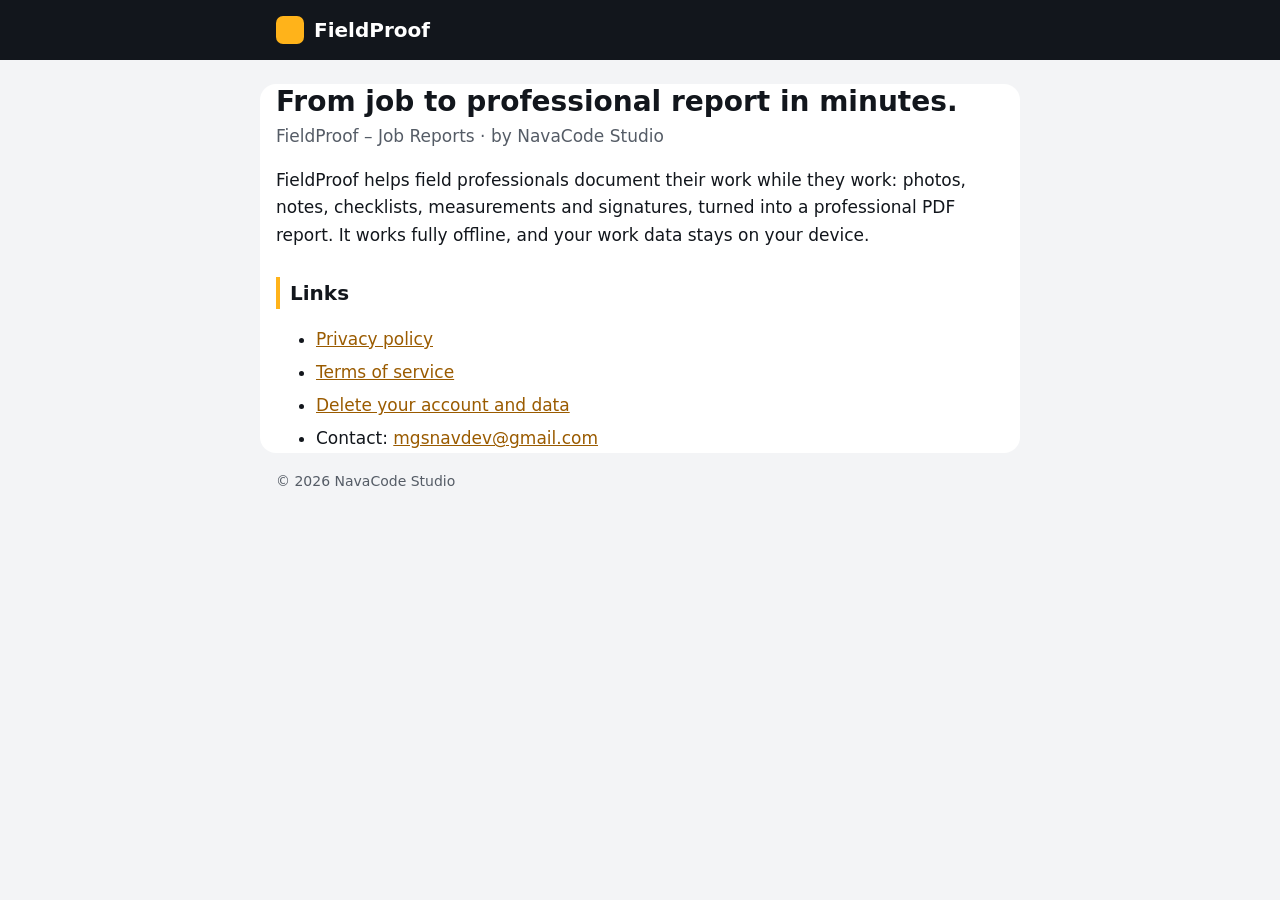
<file: index.html>
<!doctype html>
<html lang="en">
<head>
<meta charset="utf-8">
<meta name="viewport" content="width=device-width, initial-scale=1">
<title>FieldProof – Job Reports</title>
<meta name="description" content="FieldProof helps field professionals document their work and create professional PDF reports, even offline.">
<link rel="stylesheet" href="style.css">
</head>
<body>
<header class="top">
  <div class="wrap">
    <a class="brand" href="./"><span class="mark" aria-hidden="true"></span>FieldProof</a>
  </div>
</header>
<main class="wrap">
<h1>From job to professional report in minutes.</h1>
<p class="meta">FieldProof – Job Reports · by NavaCode Studio</p>
<p>FieldProof helps field professionals document their work while they work: photos, notes, checklists, measurements and signatures, turned into a professional PDF report. It works fully offline, and your work data stays on your device.</p>
<h2>Links</h2>
<ul>
  <li><a href="privacy.html">Privacy policy</a></li>
  <li><a href="terms.html">Terms of service</a></li>
  <li><a href="delete-account.html">Delete your account and data</a></li>
  <li>Contact: <a href="mailto:mgsnavdev@gmail.com">mgsnavdev@gmail.com</a></li>
</ul>
</main>
<footer class="wrap foot">© 2026 NavaCode Studio</footer>
</body>
</html>
</file>
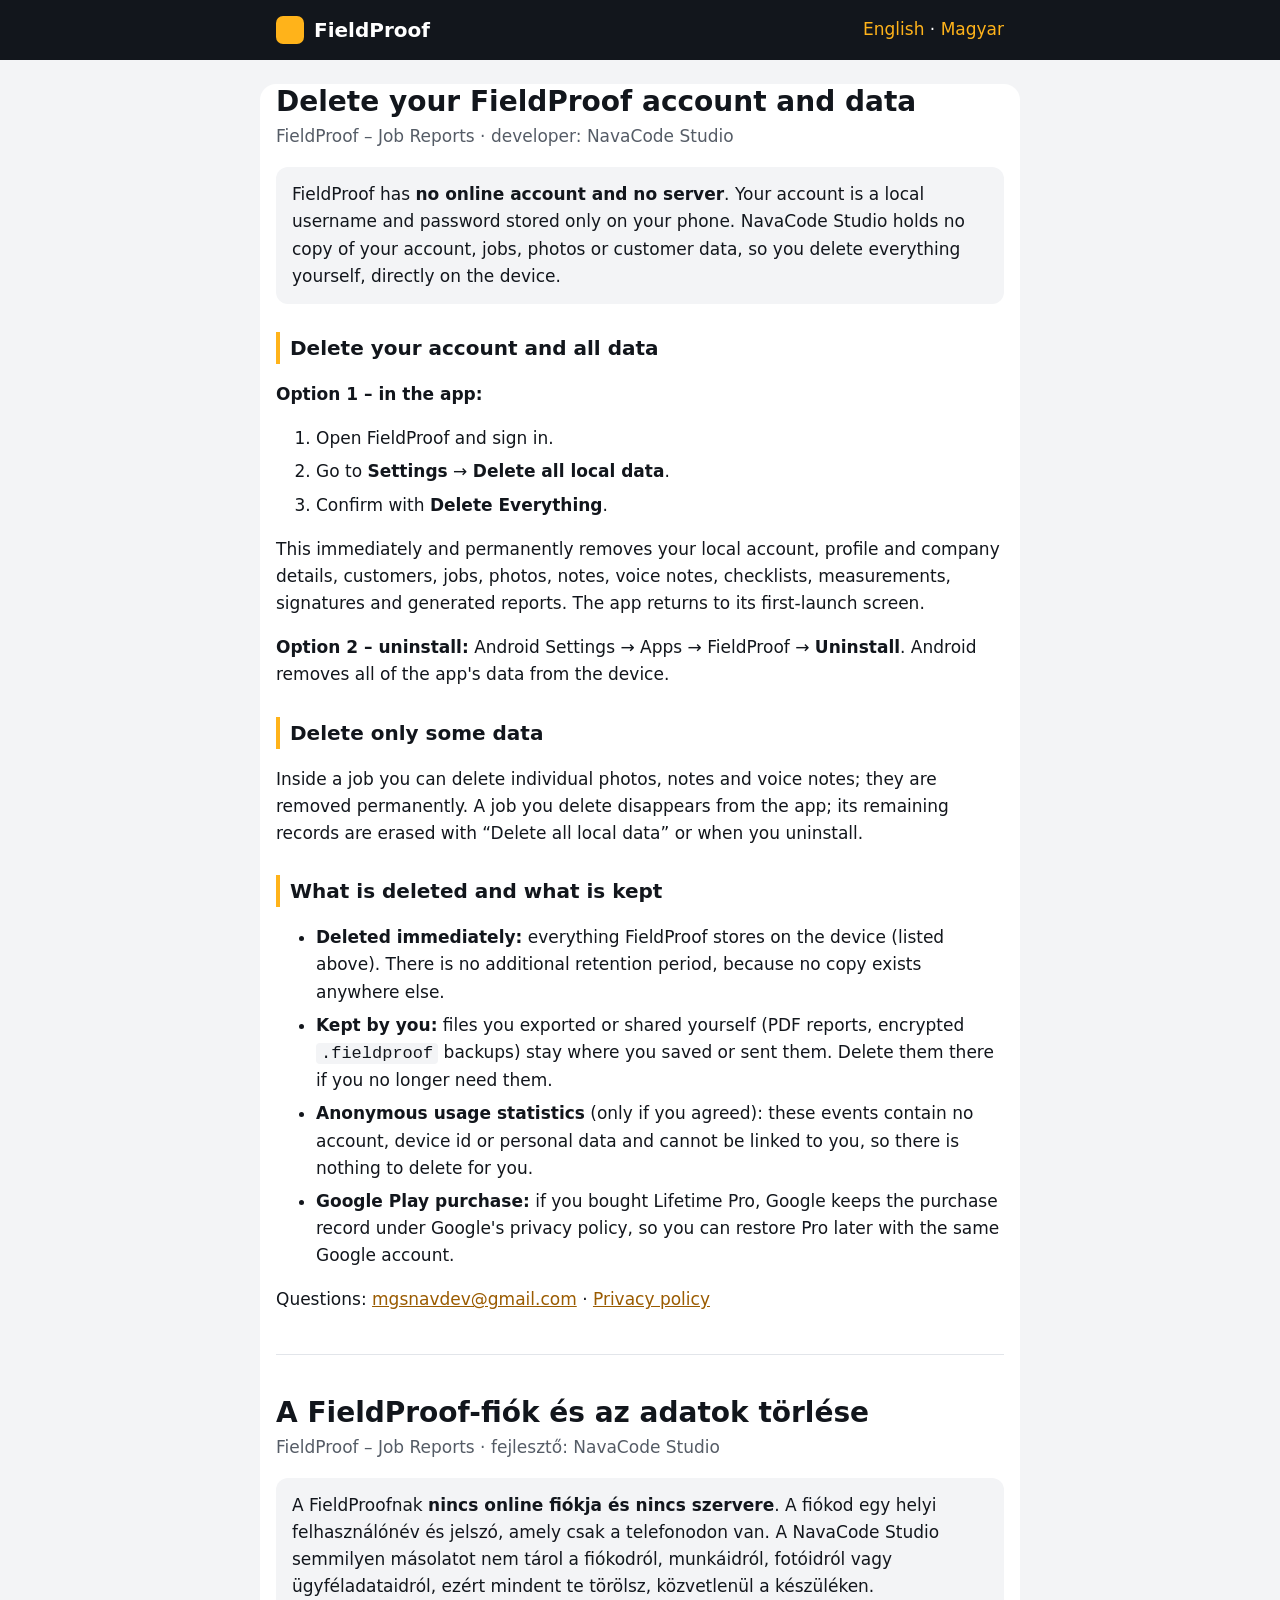
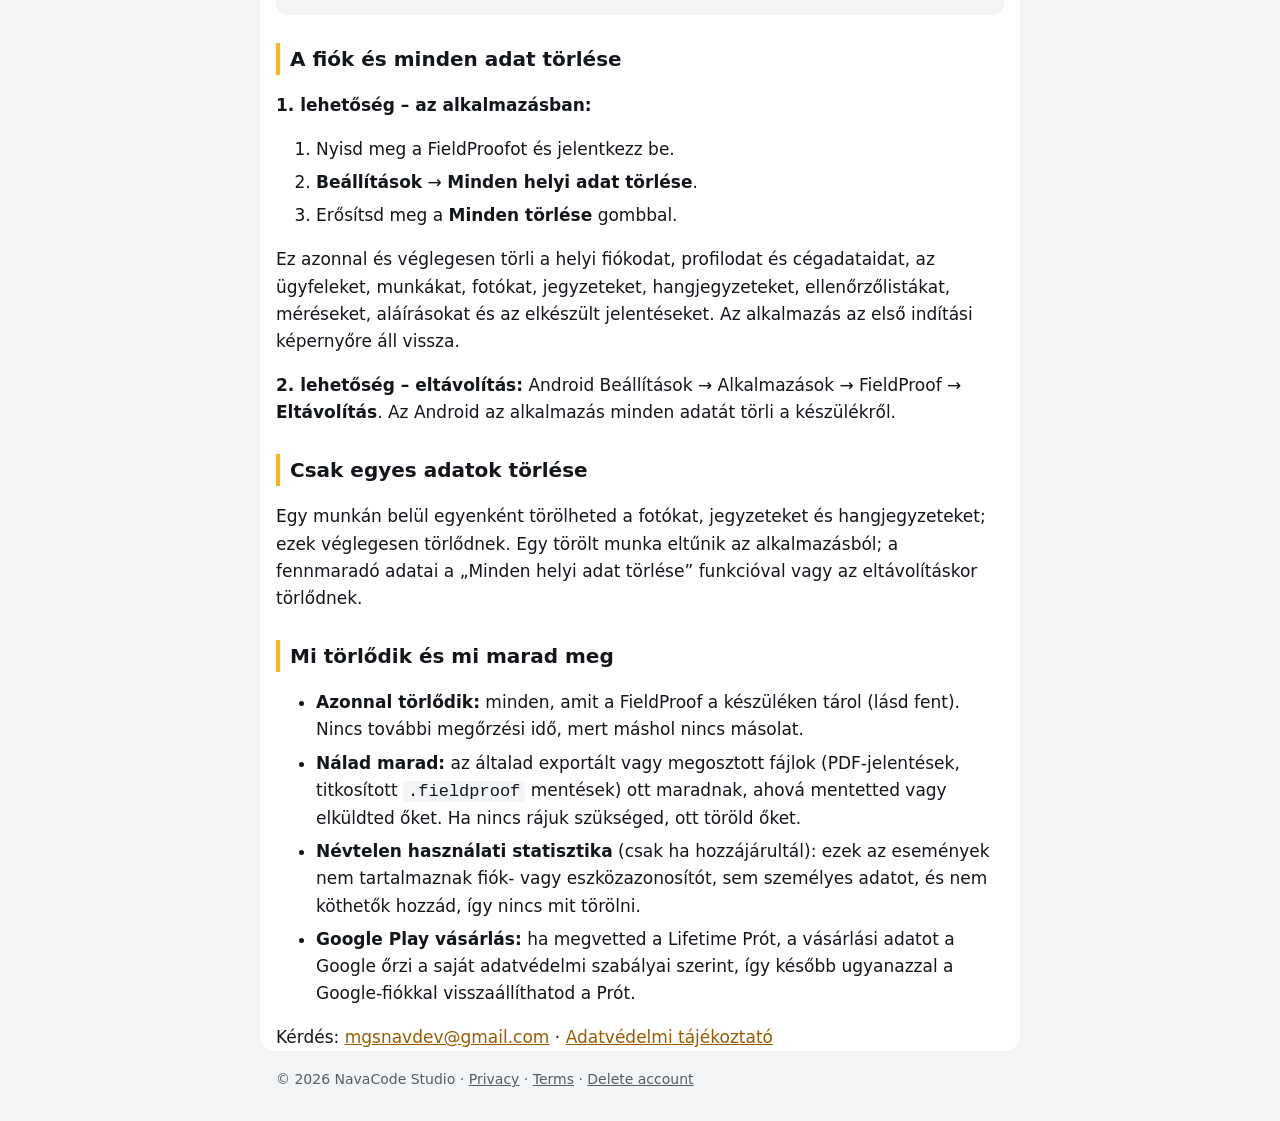
<file: delete-account.html>
<!doctype html>
<html lang="en">
<head>
<meta charset="utf-8">
<meta name="viewport" content="width=device-width, initial-scale=1">
<title>FieldProof – Delete Account and Data</title>
<meta name="description" content="How to delete your FieldProof account and data.">
<link rel="stylesheet" href="style.css">
</head>
<body>
<header class="top">
  <div class="wrap">
    <a class="brand" href="./"><span class="mark" aria-hidden="true"></span>FieldProof</a>
    <nav><a href="#en">English</a> · <a href="#hu">Magyar</a></nav>
  </div>
</header>
<main class="wrap">

<section id="en" lang="en">
<h1>Delete your FieldProof account and data</h1>
<p class="meta">FieldProof – Job Reports · developer: NavaCode Studio</p>

<div class="box">
  FieldProof has <strong>no online account and no server</strong>. Your account is a local username and password
  stored only on your phone. NavaCode Studio holds no copy of your account, jobs, photos or customer data,
  so you delete everything yourself, directly on the device.
</div>

<h2>Delete your account and all data</h2>
<p><strong>Option 1 – in the app:</strong></p>
<ol>
  <li>Open FieldProof and sign in.</li>
  <li>Go to <strong>Settings</strong> → <strong>Delete all local data</strong>.</li>
  <li>Confirm with <strong>Delete Everything</strong>.</li>
</ol>
<p>This immediately and permanently removes your local account, profile and company details, customers, jobs,
photos, notes, voice notes, checklists, measurements, signatures and generated reports. The app returns to its first-launch screen.</p>

<p><strong>Option 2 – uninstall:</strong> Android Settings → Apps → FieldProof → <strong>Uninstall</strong>.
Android removes all of the app's data from the device.</p>

<h2>Delete only some data</h2>
<p>Inside a job you can delete individual photos, notes and voice notes; they are removed permanently.
A job you delete disappears from the app; its remaining records are erased with “Delete all local data” or when you uninstall.</p>

<h2>What is deleted and what is kept</h2>
<ul>
  <li><strong>Deleted immediately:</strong> everything FieldProof stores on the device (listed above). There is no additional retention period, because no copy exists anywhere else.</li>
  <li><strong>Kept by you:</strong> files you exported or shared yourself (PDF reports, encrypted <code>.fieldproof</code> backups) stay where you saved or sent them. Delete them there if you no longer need them.</li>
  <li><strong>Anonymous usage statistics</strong> (only if you agreed): these events contain no account, device id or personal data and cannot be linked to you, so there is nothing to delete for you.</li>
  <li><strong>Google Play purchase:</strong> if you bought Lifetime Pro, Google keeps the purchase record under Google's privacy policy, so you can restore Pro later with the same Google account.</li>
</ul>

<p>Questions: <a href="mailto:mgsnavdev@gmail.com">mgsnavdev@gmail.com</a> · <a href="privacy.html">Privacy policy</a></p>
</section>

<hr>

<section id="hu" lang="hu">
<h1>A FieldProof-fiók és az adatok törlése</h1>
<p class="meta">FieldProof – Job Reports · fejlesztő: NavaCode Studio</p>

<div class="box">
  A FieldProofnak <strong>nincs online fiókja és nincs szervere</strong>. A fiókod egy helyi felhasználónév és jelszó,
  amely csak a telefonodon van. A NavaCode Studio semmilyen másolatot nem tárol a fiókodról, munkáidról, fotóidról
  vagy ügyféladataidról, ezért mindent te törölsz, közvetlenül a készüléken.
</div>

<h2>A fiók és minden adat törlése</h2>
<p><strong>1. lehetőség – az alkalmazásban:</strong></p>
<ol>
  <li>Nyisd meg a FieldProofot és jelentkezz be.</li>
  <li><strong>Beállítások</strong> → <strong>Minden helyi adat törlése</strong>.</li>
  <li>Erősítsd meg a <strong>Minden törlése</strong> gombbal.</li>
</ol>
<p>Ez azonnal és véglegesen törli a helyi fiókodat, profilodat és cégadataidat, az ügyfeleket, munkákat, fotókat,
jegyzeteket, hangjegyzeteket, ellenőrzőlistákat, méréseket, aláírásokat és az elkészült jelentéseket. Az alkalmazás az első indítási képernyőre áll vissza.</p>

<p><strong>2. lehetőség – eltávolítás:</strong> Android Beállítások → Alkalmazások → FieldProof → <strong>Eltávolítás</strong>.
Az Android az alkalmazás minden adatát törli a készülékről.</p>

<h2>Csak egyes adatok törlése</h2>
<p>Egy munkán belül egyenként törölheted a fotókat, jegyzeteket és hangjegyzeteket; ezek véglegesen törlődnek.
Egy törölt munka eltűnik az alkalmazásból; a fennmaradó adatai a „Minden helyi adat törlése” funkcióval vagy az eltávolításkor törlődnek.</p>

<h2>Mi törlődik és mi marad meg</h2>
<ul>
  <li><strong>Azonnal törlődik:</strong> minden, amit a FieldProof a készüléken tárol (lásd fent). Nincs további megőrzési idő, mert máshol nincs másolat.</li>
  <li><strong>Nálad marad:</strong> az általad exportált vagy megosztott fájlok (PDF-jelentések, titkosított <code>.fieldproof</code> mentések) ott maradnak, ahová mentetted vagy elküldted őket. Ha nincs rájuk szükséged, ott töröld őket.</li>
  <li><strong>Névtelen használati statisztika</strong> (csak ha hozzájárultál): ezek az események nem tartalmaznak fiók- vagy eszközazonosítót, sem személyes adatot, és nem köthetők hozzád, így nincs mit törölni.</li>
  <li><strong>Google Play vásárlás:</strong> ha megvetted a Lifetime Prót, a vásárlási adatot a Google őrzi a saját adatvédelmi szabályai szerint, így később ugyanazzal a Google-fiókkal visszaállíthatod a Prót.</li>
</ul>

<p>Kérdés: <a href="mailto:mgsnavdev@gmail.com">mgsnavdev@gmail.com</a> · <a href="privacy.html#hu">Adatvédelmi tájékoztató</a></p>
</section>

</main>
<footer class="wrap foot">© 2026 NavaCode Studio · <a href="privacy.html">Privacy</a> · <a href="terms.html">Terms</a> · <a href="delete-account.html">Delete account</a></footer>
</body>
</html>
</file>
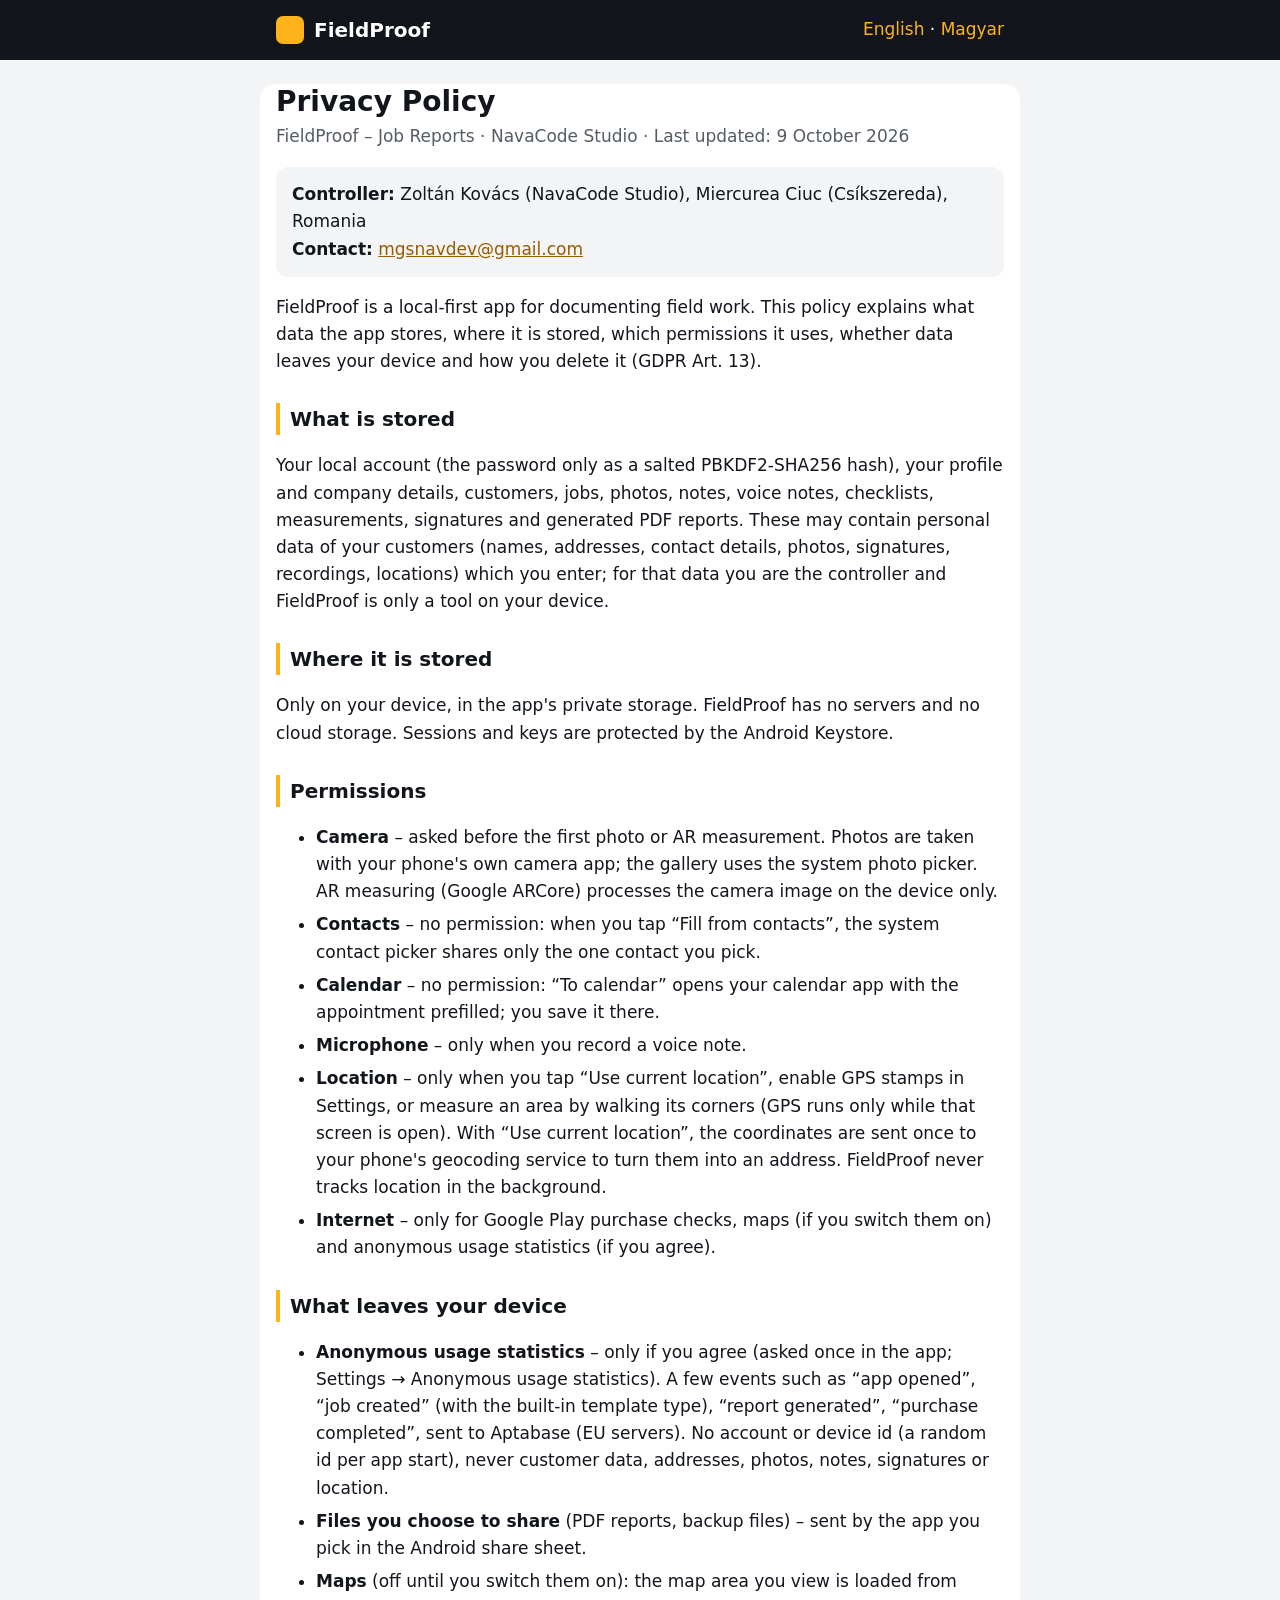
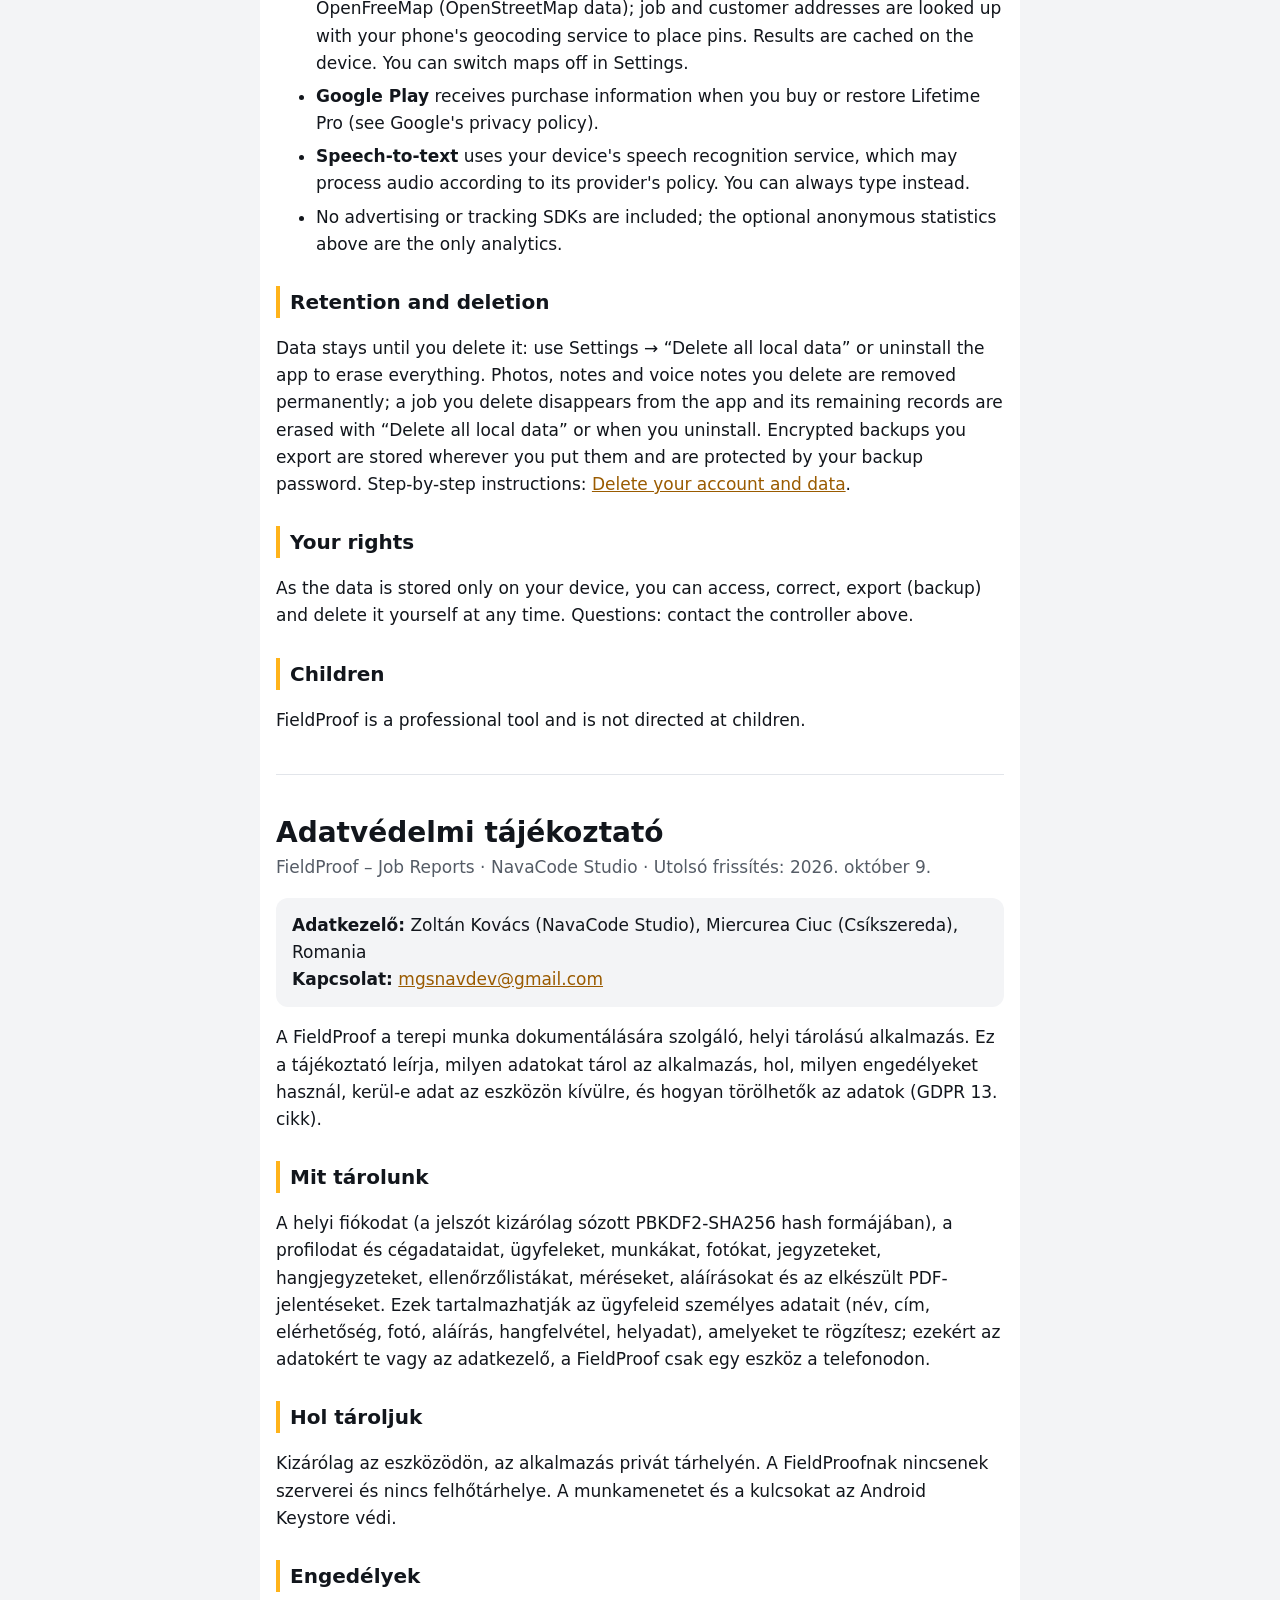
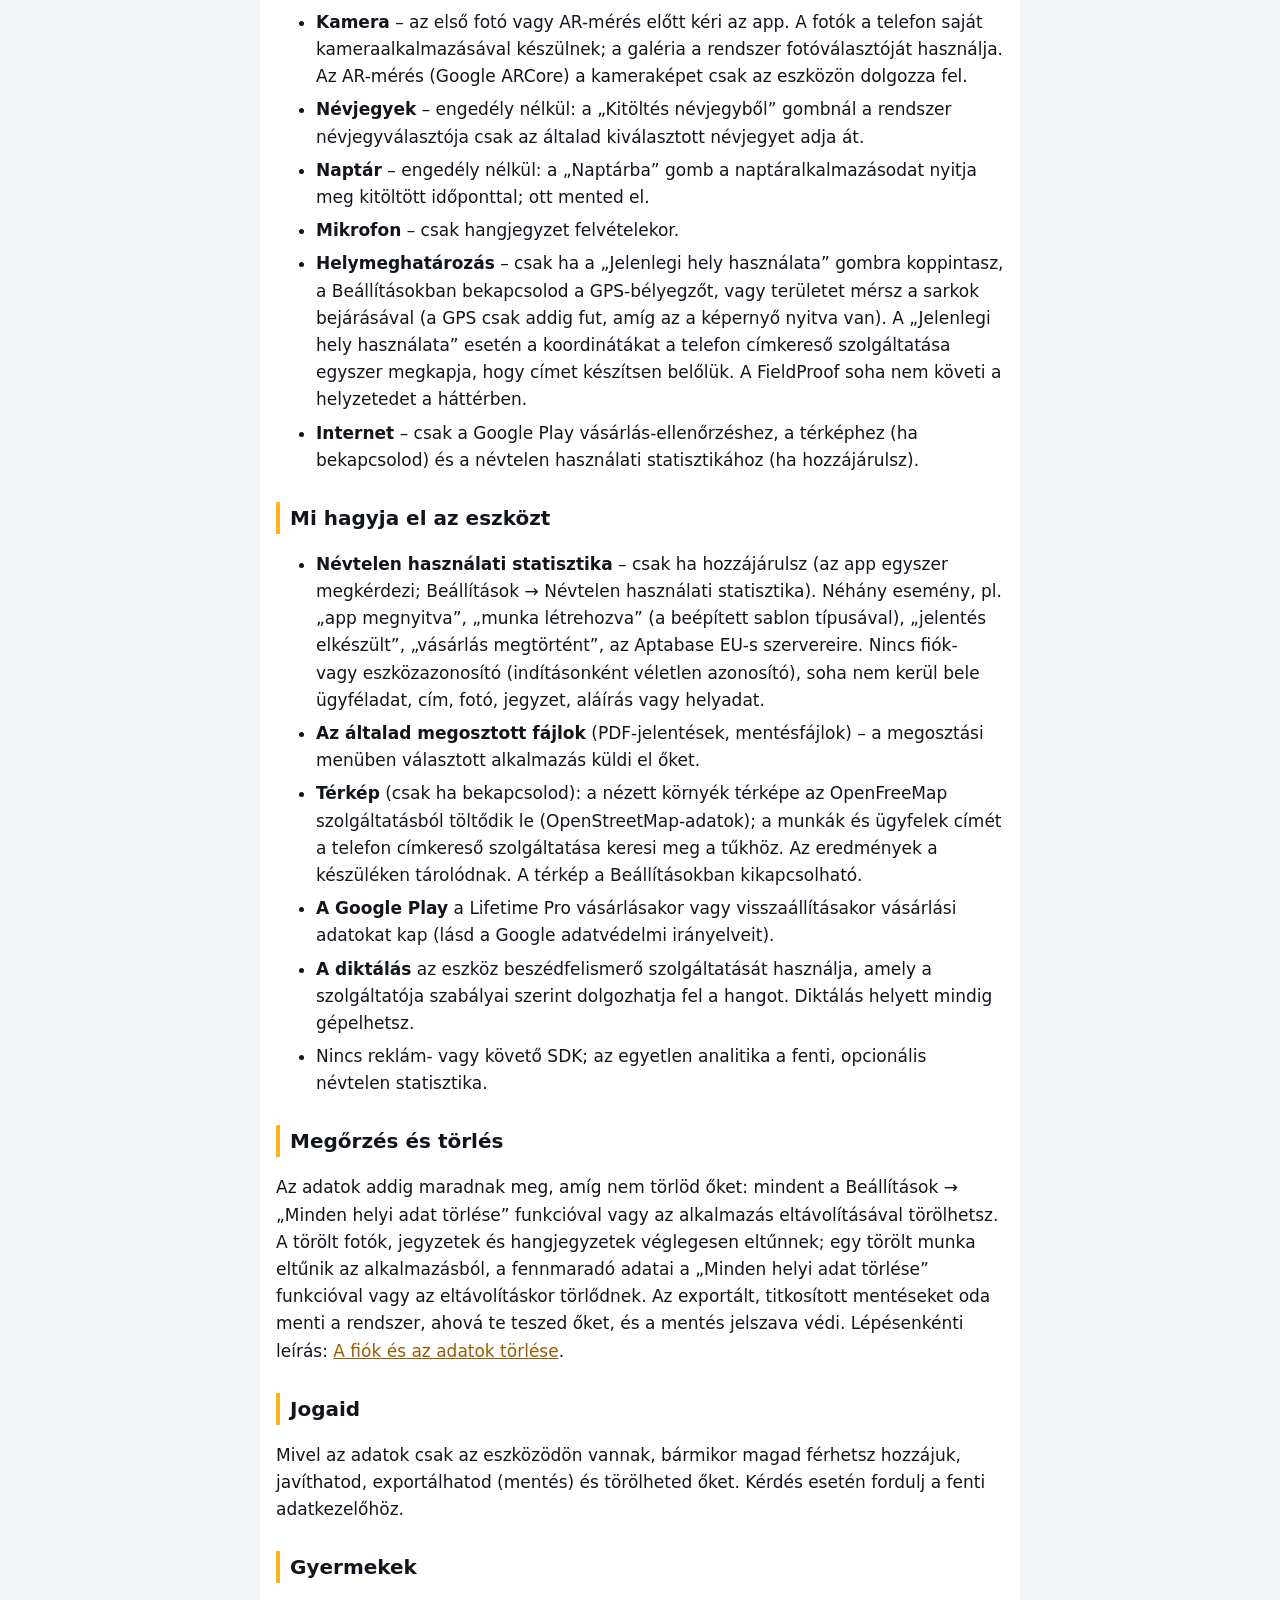
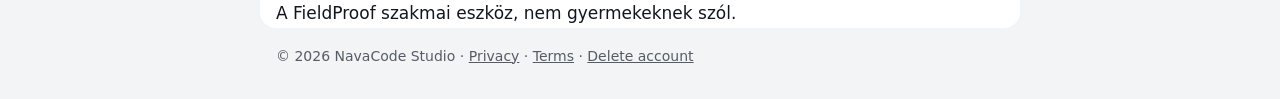
<file: privacy.html>
<!doctype html>
<html lang="en">
<head>
<meta charset="utf-8">
<meta name="viewport" content="width=device-width, initial-scale=1">
<title>FieldProof – Privacy Policy</title>
<meta name="description" content="Privacy policy of the FieldProof app by NavaCode Studio.">
<link rel="stylesheet" href="style.css">
</head>
<body>
<header class="top">
  <div class="wrap">
    <a class="brand" href="./"><span class="mark" aria-hidden="true"></span>FieldProof</a>
    <nav><a href="#en">English</a> · <a href="#hu">Magyar</a></nav>
  </div>
</header>
<main class="wrap">

<section id="en" lang="en">
<h1>Privacy Policy</h1>
<p class="meta">FieldProof – Job Reports · NavaCode Studio · Last updated: 9 October 2026</p>

<div class="box">
  <strong>Controller:</strong> Zoltán Kovács (NavaCode Studio), Miercurea Ciuc (Csíkszereda), Romania<br>
  <strong>Contact:</strong> <a href="mailto:mgsnavdev@gmail.com">mgsnavdev@gmail.com</a>
</div>

<p>FieldProof is a local-first app for documenting field work. This policy explains what data the app stores, where it is stored, which permissions it uses, whether data leaves your device and how you delete it (GDPR Art. 13).</p>

<h2>What is stored</h2>
<p>Your local account (the password only as a salted PBKDF2-SHA256 hash), your profile and company details, customers, jobs, photos, notes, voice notes, checklists, measurements, signatures and generated PDF reports. These may contain personal data of your customers (names, addresses, contact details, photos, signatures, recordings, locations) which you enter; for that data you are the controller and FieldProof is only a tool on your device.</p>

<h2>Where it is stored</h2>
<p>Only on your device, in the app's private storage. FieldProof has no servers and no cloud storage. Sessions and keys are protected by the Android Keystore.</p>

<h2>Permissions</h2>
<ul>
  <li><strong>Camera</strong> – asked before the first photo or AR measurement. Photos are taken with your phone's own camera app; the gallery uses the system photo picker. AR measuring (Google ARCore) processes the camera image on the device only.</li>
  <li><strong>Contacts</strong> – no permission: when you tap “Fill from contacts”, the system contact picker shares only the one contact you pick.</li>
  <li><strong>Calendar</strong> – no permission: “To calendar” opens your calendar app with the appointment prefilled; you save it there.</li>
  <li><strong>Microphone</strong> – only when you record a voice note.</li>
  <li><strong>Location</strong> – only when you tap “Use current location”, enable GPS stamps in Settings, or measure an area by walking its corners (GPS runs only while that screen is open). With “Use current location”, the coordinates are sent once to your phone's geocoding service to turn them into an address. FieldProof never tracks location in the background.</li>
  <li><strong>Internet</strong> – only for Google Play purchase checks, maps (if you switch them on) and anonymous usage statistics (if you agree).</li>
</ul>

<h2>What leaves your device</h2>
<ul>
  <li><strong>Anonymous usage statistics</strong> – only if you agree (asked once in the app; Settings → Anonymous usage statistics). A few events such as “app opened”, “job created” (with the built-in template type), “report generated”, “purchase completed”, sent to Aptabase (EU servers). No account or device id (a random id per app start), never customer data, addresses, photos, notes, signatures or location.</li>
  <li><strong>Files you choose to share</strong> (PDF reports, backup files) – sent by the app you pick in the Android share sheet.</li>
  <li><strong>Maps</strong> (off until you switch them on): the map area you view is loaded from OpenFreeMap (OpenStreetMap data); job and customer addresses are looked up with your phone's geocoding service to place pins. Results are cached on the device. You can switch maps off in Settings.</li>
  <li><strong>Google Play</strong> receives purchase information when you buy or restore Lifetime Pro (see Google's privacy policy).</li>
  <li><strong>Speech-to-text</strong> uses your device's speech recognition service, which may process audio according to its provider's policy. You can always type instead.</li>
  <li>No advertising or tracking SDKs are included; the optional anonymous statistics above are the only analytics.</li>
</ul>

<h2>Retention and deletion</h2>
<p>Data stays until you delete it: use Settings → “Delete all local data” or uninstall the app to erase everything. Photos, notes and voice notes you delete are removed permanently; a job you delete disappears from the app and its remaining records are erased with “Delete all local data” or when you uninstall. Encrypted backups you export are stored wherever you put them and are protected by your backup password. Step-by-step instructions: <a href="delete-account.html">Delete your account and data</a>.</p>

<h2>Your rights</h2>
<p>As the data is stored only on your device, you can access, correct, export (backup) and delete it yourself at any time. Questions: contact the controller above.</p>

<h2>Children</h2>
<p>FieldProof is a professional tool and is not directed at children.</p>
</section>

<hr>

<section id="hu" lang="hu">
<h1>Adatvédelmi tájékoztató</h1>
<p class="meta">FieldProof – Job Reports · NavaCode Studio · Utolsó frissítés: 2026. október 9.</p>

<div class="box">
  <strong>Adatkezelő:</strong> Zoltán Kovács (NavaCode Studio), Miercurea Ciuc (Csíkszereda), Romania<br>
  <strong>Kapcsolat:</strong> <a href="mailto:mgsnavdev@gmail.com">mgsnavdev@gmail.com</a>
</div>

<p>A FieldProof a terepi munka dokumentálására szolgáló, helyi tárolású alkalmazás. Ez a tájékoztató leírja, milyen adatokat tárol az alkalmazás, hol, milyen engedélyeket használ, kerül-e adat az eszközön kívülre, és hogyan törölhetők az adatok (GDPR 13. cikk).</p>

<h2>Mit tárolunk</h2>
<p>A helyi fiókodat (a jelszót kizárólag sózott PBKDF2-SHA256 hash formájában), a profilodat és cégadataidat, ügyfeleket, munkákat, fotókat, jegyzeteket, hangjegyzeteket, ellenőrzőlistákat, méréseket, aláírásokat és az elkészült PDF-jelentéseket. Ezek tartalmazhatják az ügyfeleid személyes adatait (név, cím, elérhetőség, fotó, aláírás, hangfelvétel, helyadat), amelyeket te rögzítesz; ezekért az adatokért te vagy az adatkezelő, a FieldProof csak egy eszköz a telefonodon.</p>

<h2>Hol tároljuk</h2>
<p>Kizárólag az eszközödön, az alkalmazás privát tárhelyén. A FieldProofnak nincsenek szerverei és nincs felhőtárhelye. A munkamenetet és a kulcsokat az Android Keystore védi.</p>

<h2>Engedélyek</h2>
<ul>
  <li><strong>Kamera</strong> – az első fotó vagy AR-mérés előtt kéri az app. A fotók a telefon saját kameraalkalmazásával készülnek; a galéria a rendszer fotóválasztóját használja. Az AR-mérés (Google ARCore) a kameraképet csak az eszközön dolgozza fel.</li>
  <li><strong>Névjegyek</strong> – engedély nélkül: a „Kitöltés névjegyből” gombnál a rendszer névjegyválasztója csak az általad kiválasztott névjegyet adja át.</li>
  <li><strong>Naptár</strong> – engedély nélkül: a „Naptárba” gomb a naptáralkalmazásodat nyitja meg kitöltött időponttal; ott mented el.</li>
  <li><strong>Mikrofon</strong> – csak hangjegyzet felvételekor.</li>
  <li><strong>Helymeghatározás</strong> – csak ha a „Jelenlegi hely használata” gombra koppintasz, a Beállításokban bekapcsolod a GPS-bélyegzőt, vagy területet mérsz a sarkok bejárásával (a GPS csak addig fut, amíg az a képernyő nyitva van). A „Jelenlegi hely használata” esetén a koordinátákat a telefon címkereső szolgáltatása egyszer megkapja, hogy címet készítsen belőlük. A FieldProof soha nem követi a helyzetedet a háttérben.</li>
  <li><strong>Internet</strong> – csak a Google Play vásárlás-ellenőrzéshez, a térképhez (ha bekapcsolod) és a névtelen használati statisztikához (ha hozzájárulsz).</li>
</ul>

<h2>Mi hagyja el az eszközt</h2>
<ul>
  <li><strong>Névtelen használati statisztika</strong> – csak ha hozzájárulsz (az app egyszer megkérdezi; Beállítások → Névtelen használati statisztika). Néhány esemény, pl. „app megnyitva”, „munka létrehozva” (a beépített sablon típusával), „jelentés elkészült”, „vásárlás megtörtént”, az Aptabase EU-s szervereire. Nincs fiók- vagy eszközazonosító (indításonként véletlen azonosító), soha nem kerül bele ügyféladat, cím, fotó, jegyzet, aláírás vagy helyadat.</li>
  <li><strong>Az általad megosztott fájlok</strong> (PDF-jelentések, mentésfájlok) – a megosztási menüben választott alkalmazás küldi el őket.</li>
  <li><strong>Térkép</strong> (csak ha bekapcsolod): a nézett környék térképe az OpenFreeMap szolgáltatásból töltődik le (OpenStreetMap-adatok); a munkák és ügyfelek címét a telefon címkereső szolgáltatása keresi meg a tűkhöz. Az eredmények a készüléken tárolódnak. A térkép a Beállításokban kikapcsolható.</li>
  <li><strong>A Google Play</strong> a Lifetime Pro vásárlásakor vagy visszaállításakor vásárlási adatokat kap (lásd a Google adatvédelmi irányelveit).</li>
  <li><strong>A diktálás</strong> az eszköz beszédfelismerő szolgáltatását használja, amely a szolgáltatója szabályai szerint dolgozhatja fel a hangot. Diktálás helyett mindig gépelhetsz.</li>
  <li>Nincs reklám- vagy követő SDK; az egyetlen analitika a fenti, opcionális névtelen statisztika.</li>
</ul>

<h2>Megőrzés és törlés</h2>
<p>Az adatok addig maradnak meg, amíg nem törlöd őket: mindent a Beállítások → „Minden helyi adat törlése” funkcióval vagy az alkalmazás eltávolításával törölhetsz. A törölt fotók, jegyzetek és hangjegyzetek véglegesen eltűnnek; egy törölt munka eltűnik az alkalmazásból, a fennmaradó adatai a „Minden helyi adat törlése” funkcióval vagy az eltávolításkor törlődnek. Az exportált, titkosított mentéseket oda menti a rendszer, ahová te teszed őket, és a mentés jelszava védi. Lépésenkénti leírás: <a href="delete-account.html#hu">A fiók és az adatok törlése</a>.</p>

<h2>Jogaid</h2>
<p>Mivel az adatok csak az eszközödön vannak, bármikor magad férhetsz hozzájuk, javíthatod, exportálhatod (mentés) és törölheted őket. Kérdés esetén fordulj a fenti adatkezelőhöz.</p>

<h2>Gyermekek</h2>
<p>A FieldProof szakmai eszköz, nem gyermekeknek szól.</p>
</section>

</main>
<footer class="wrap foot">© 2026 NavaCode Studio · <a href="privacy.html">Privacy</a> · <a href="terms.html">Terms</a> · <a href="delete-account.html">Delete account</a></footer>
</body>
</html>
</file>
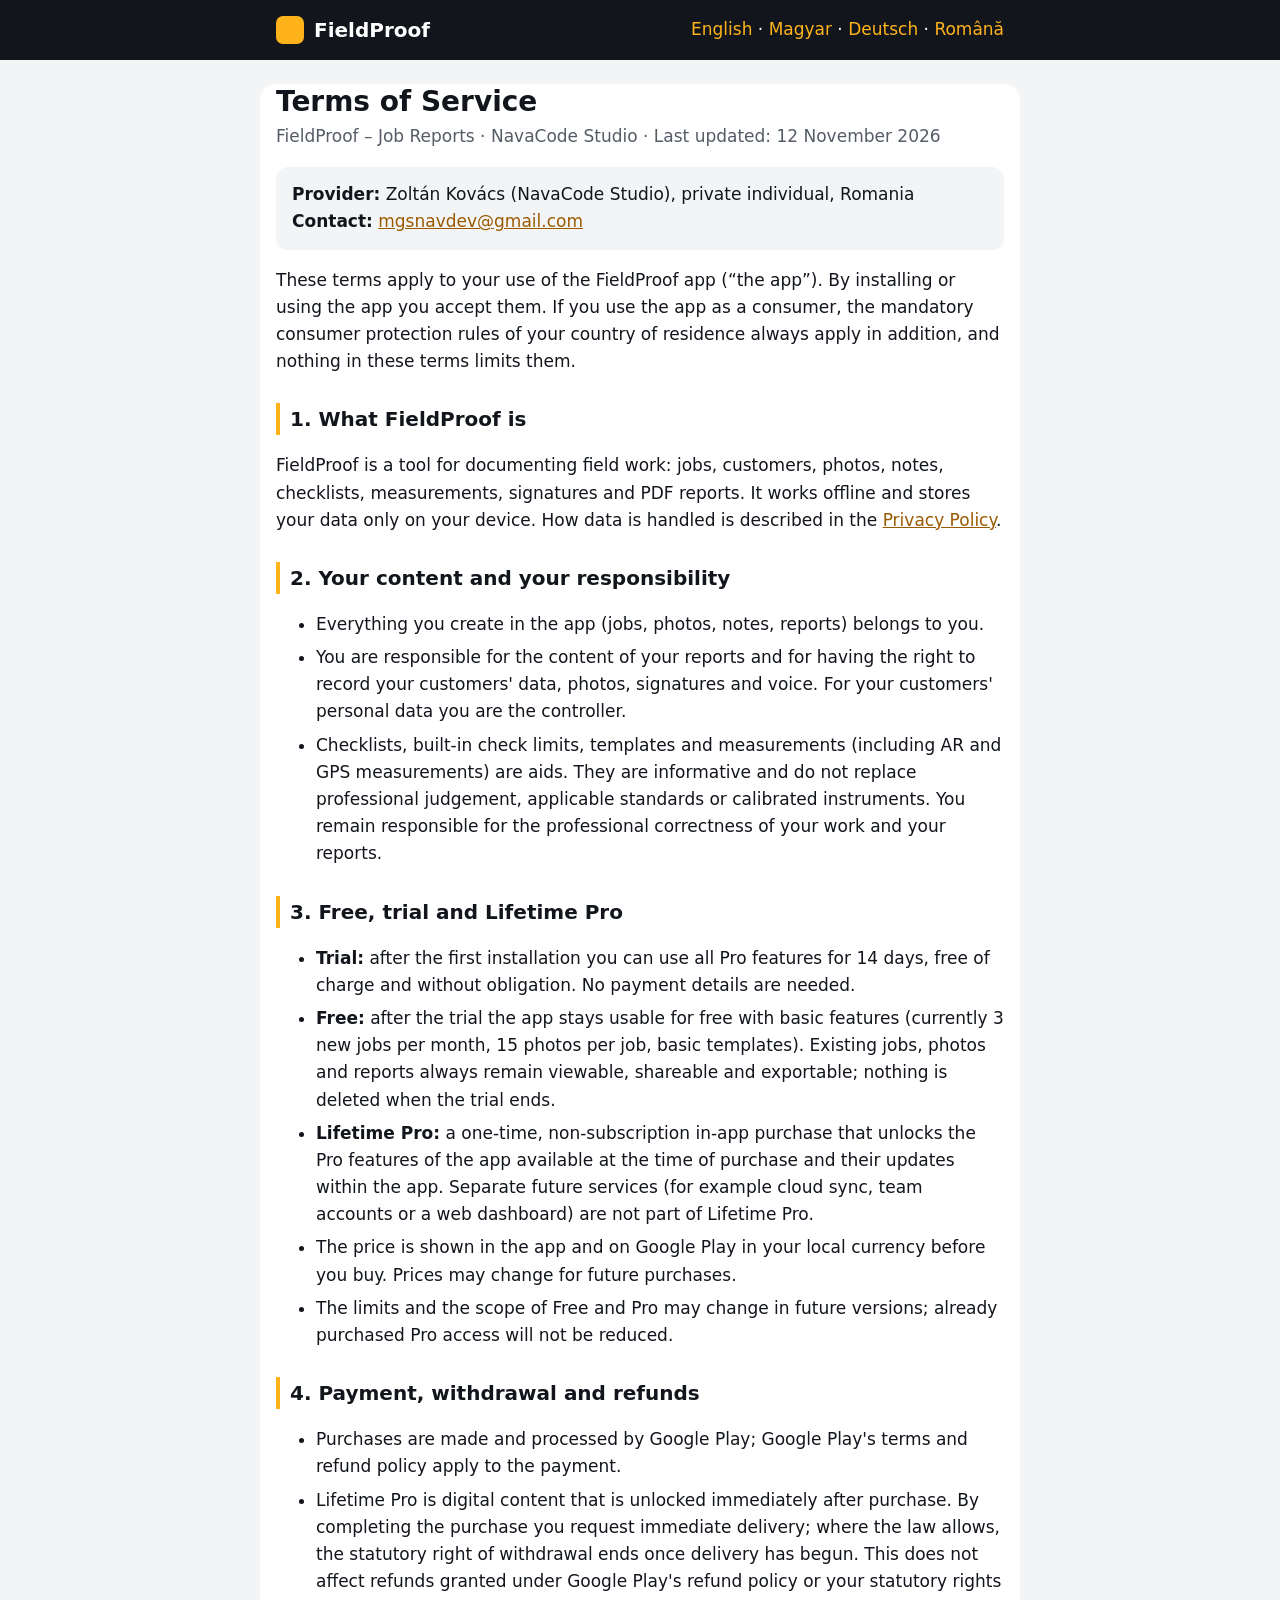
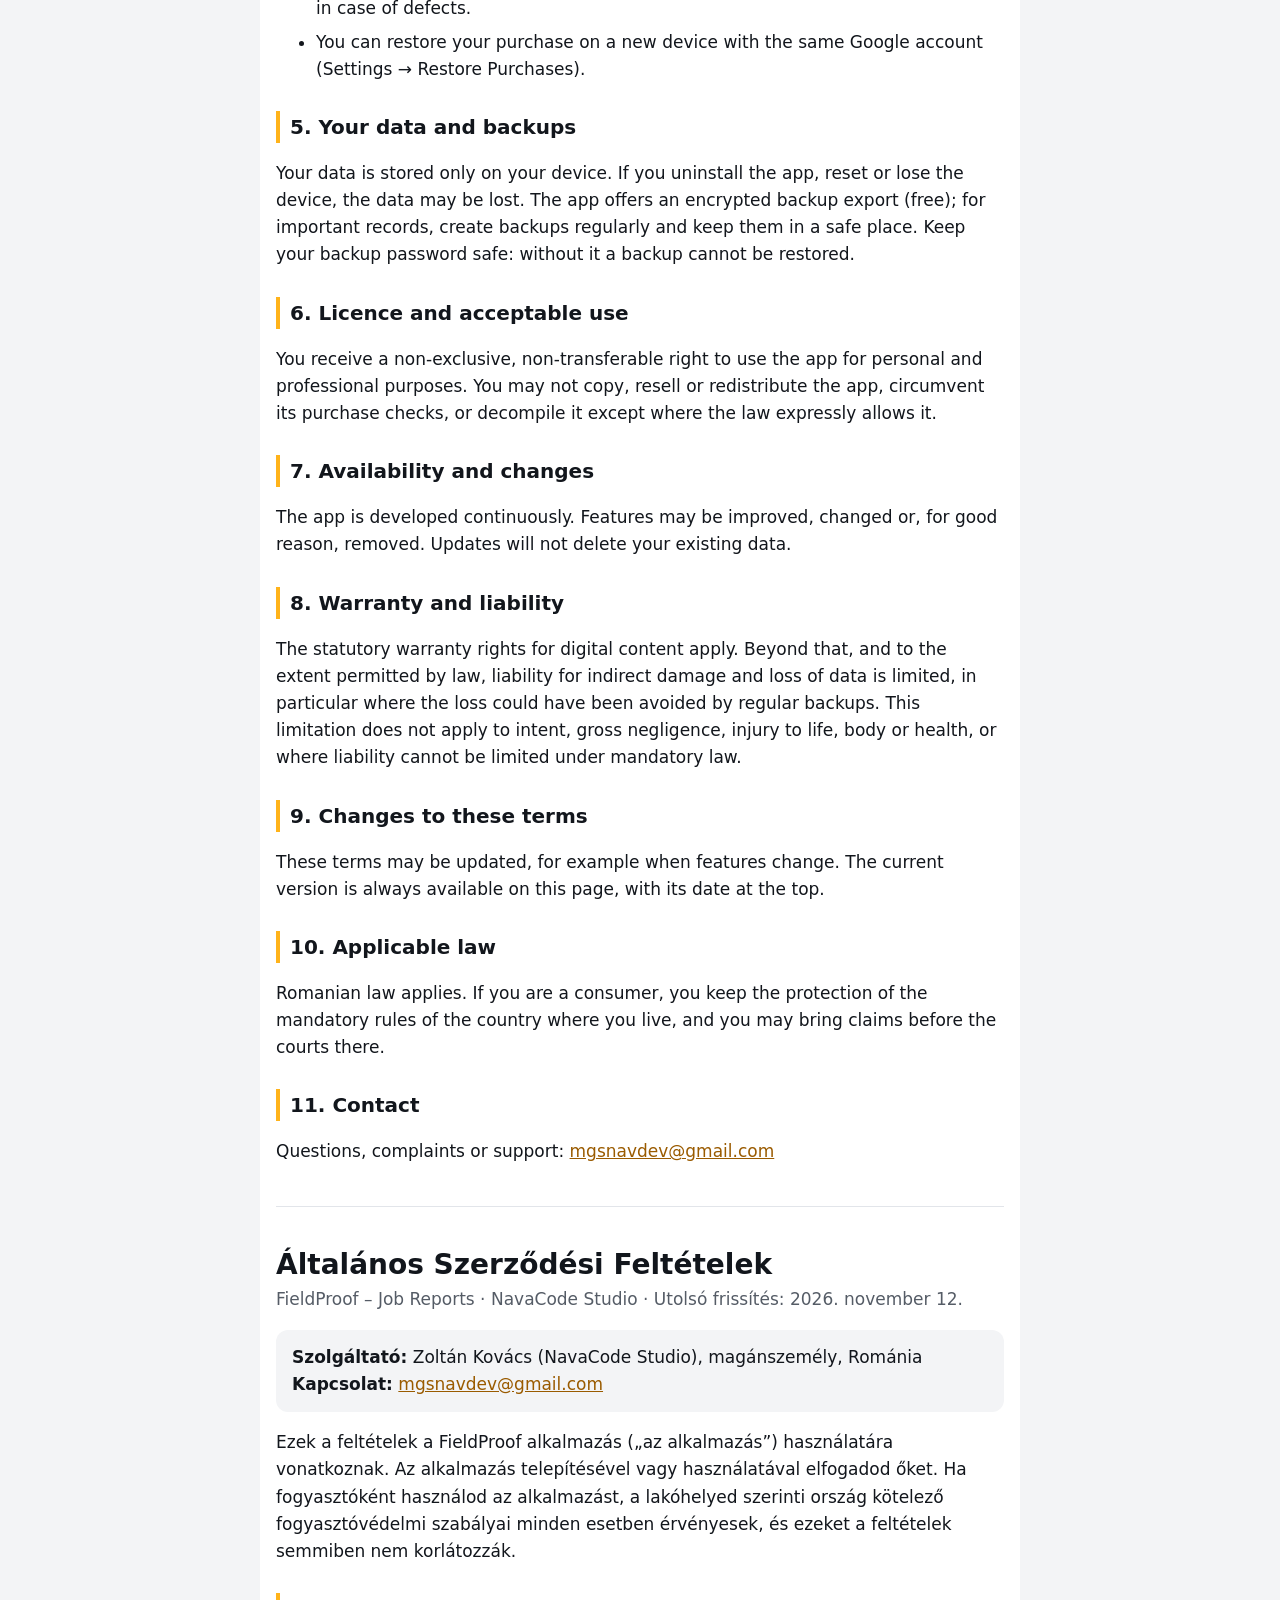
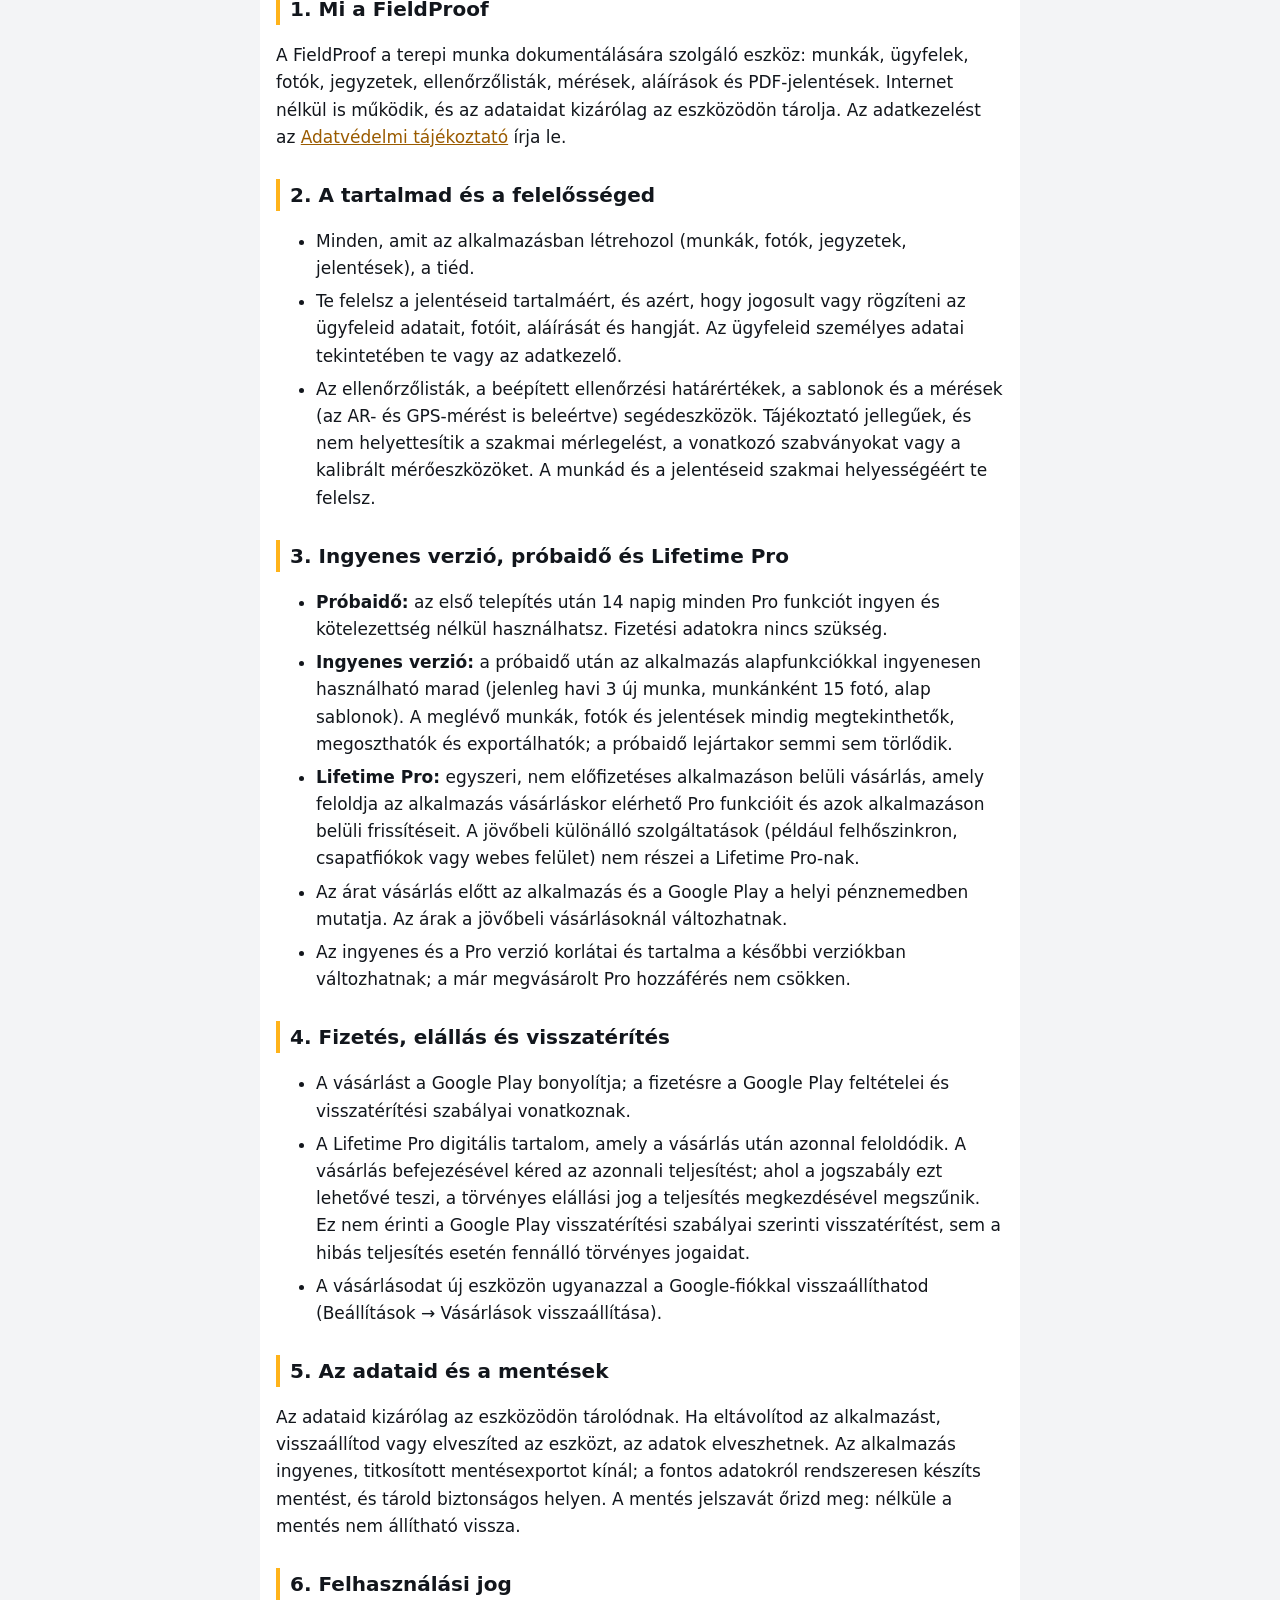
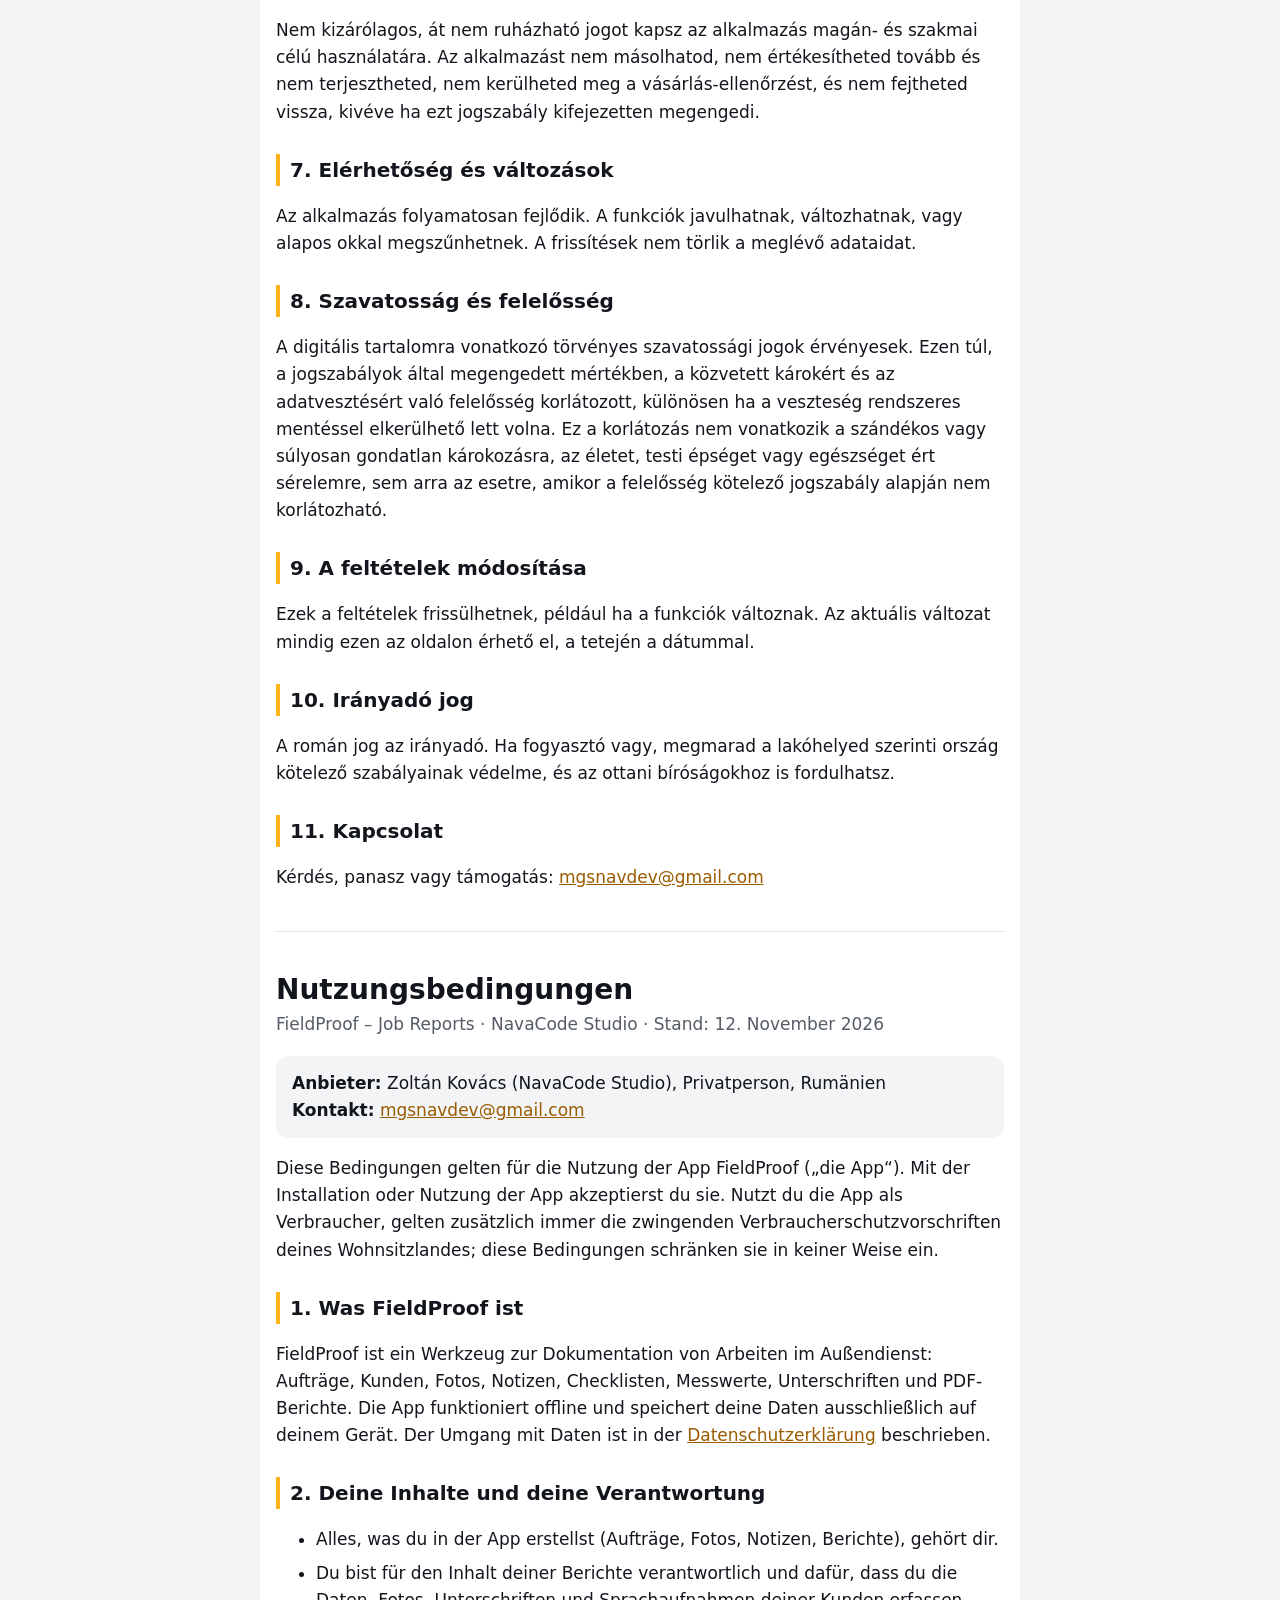
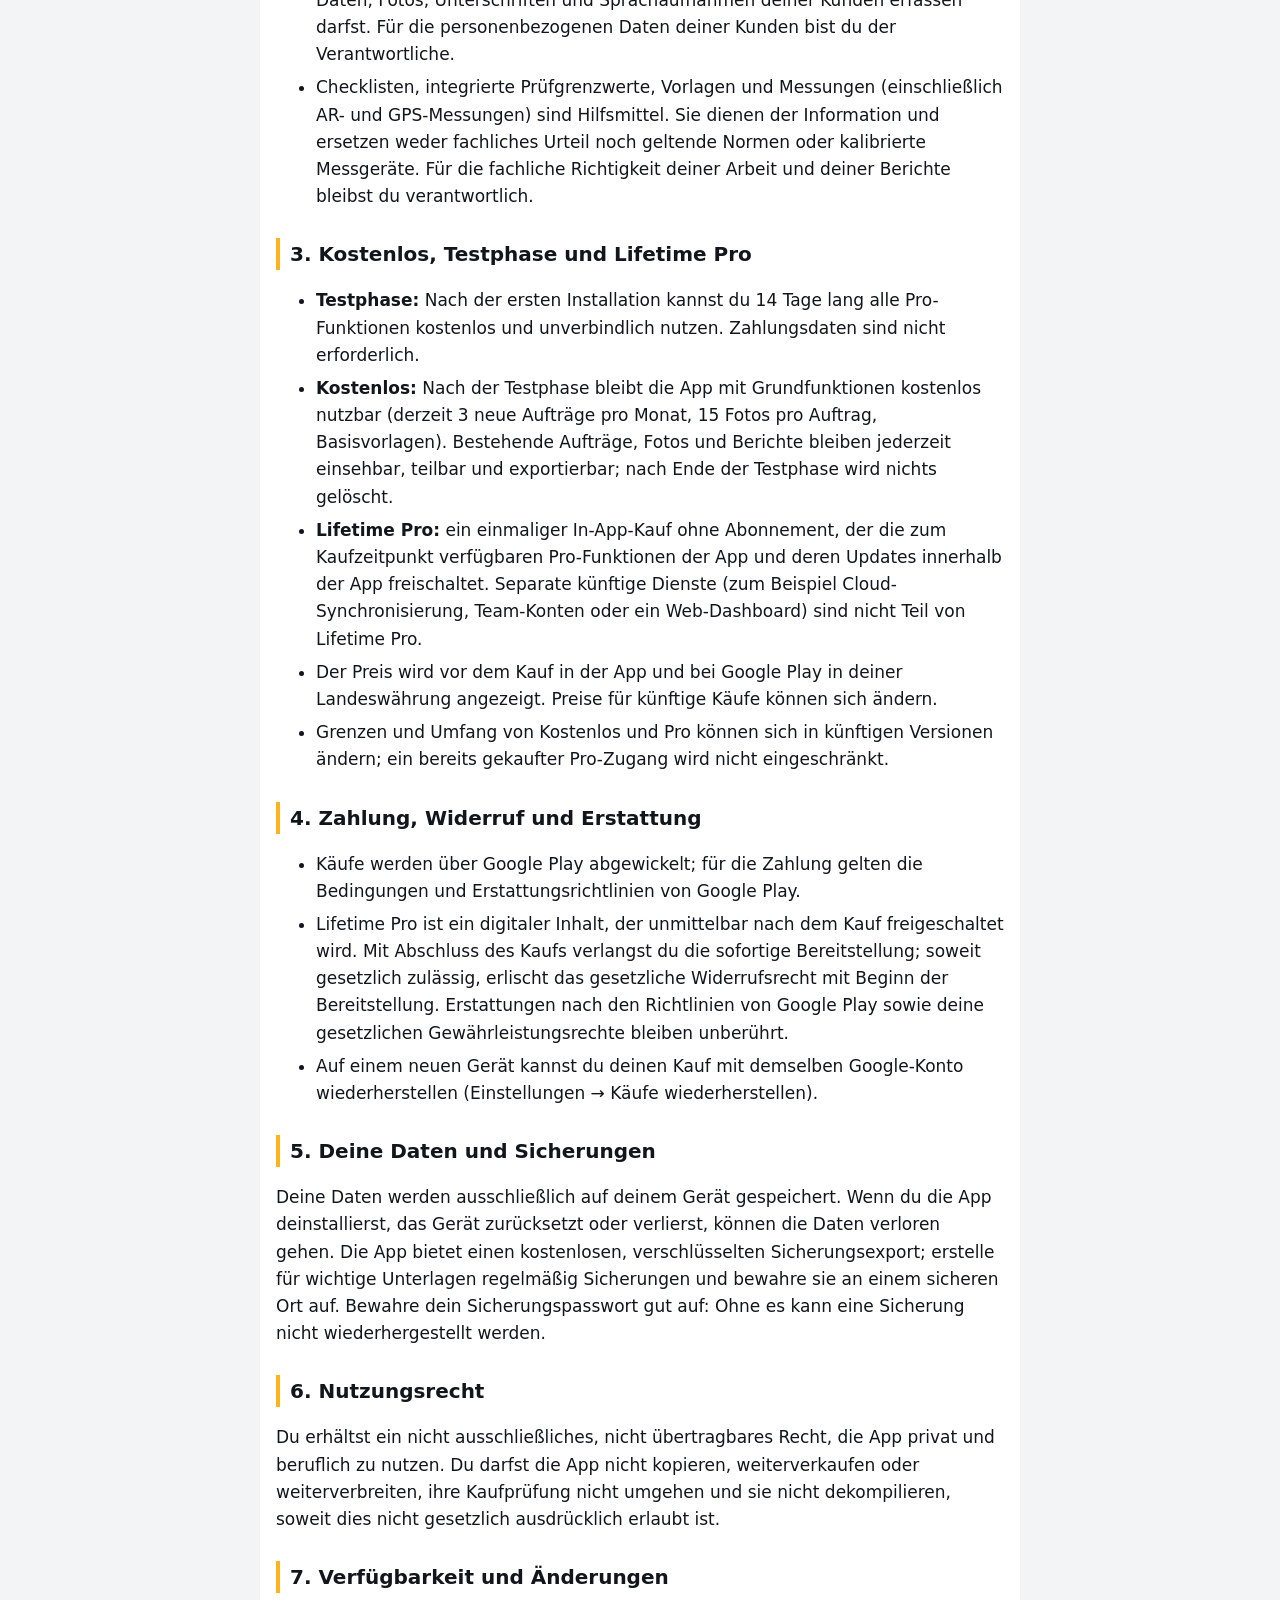
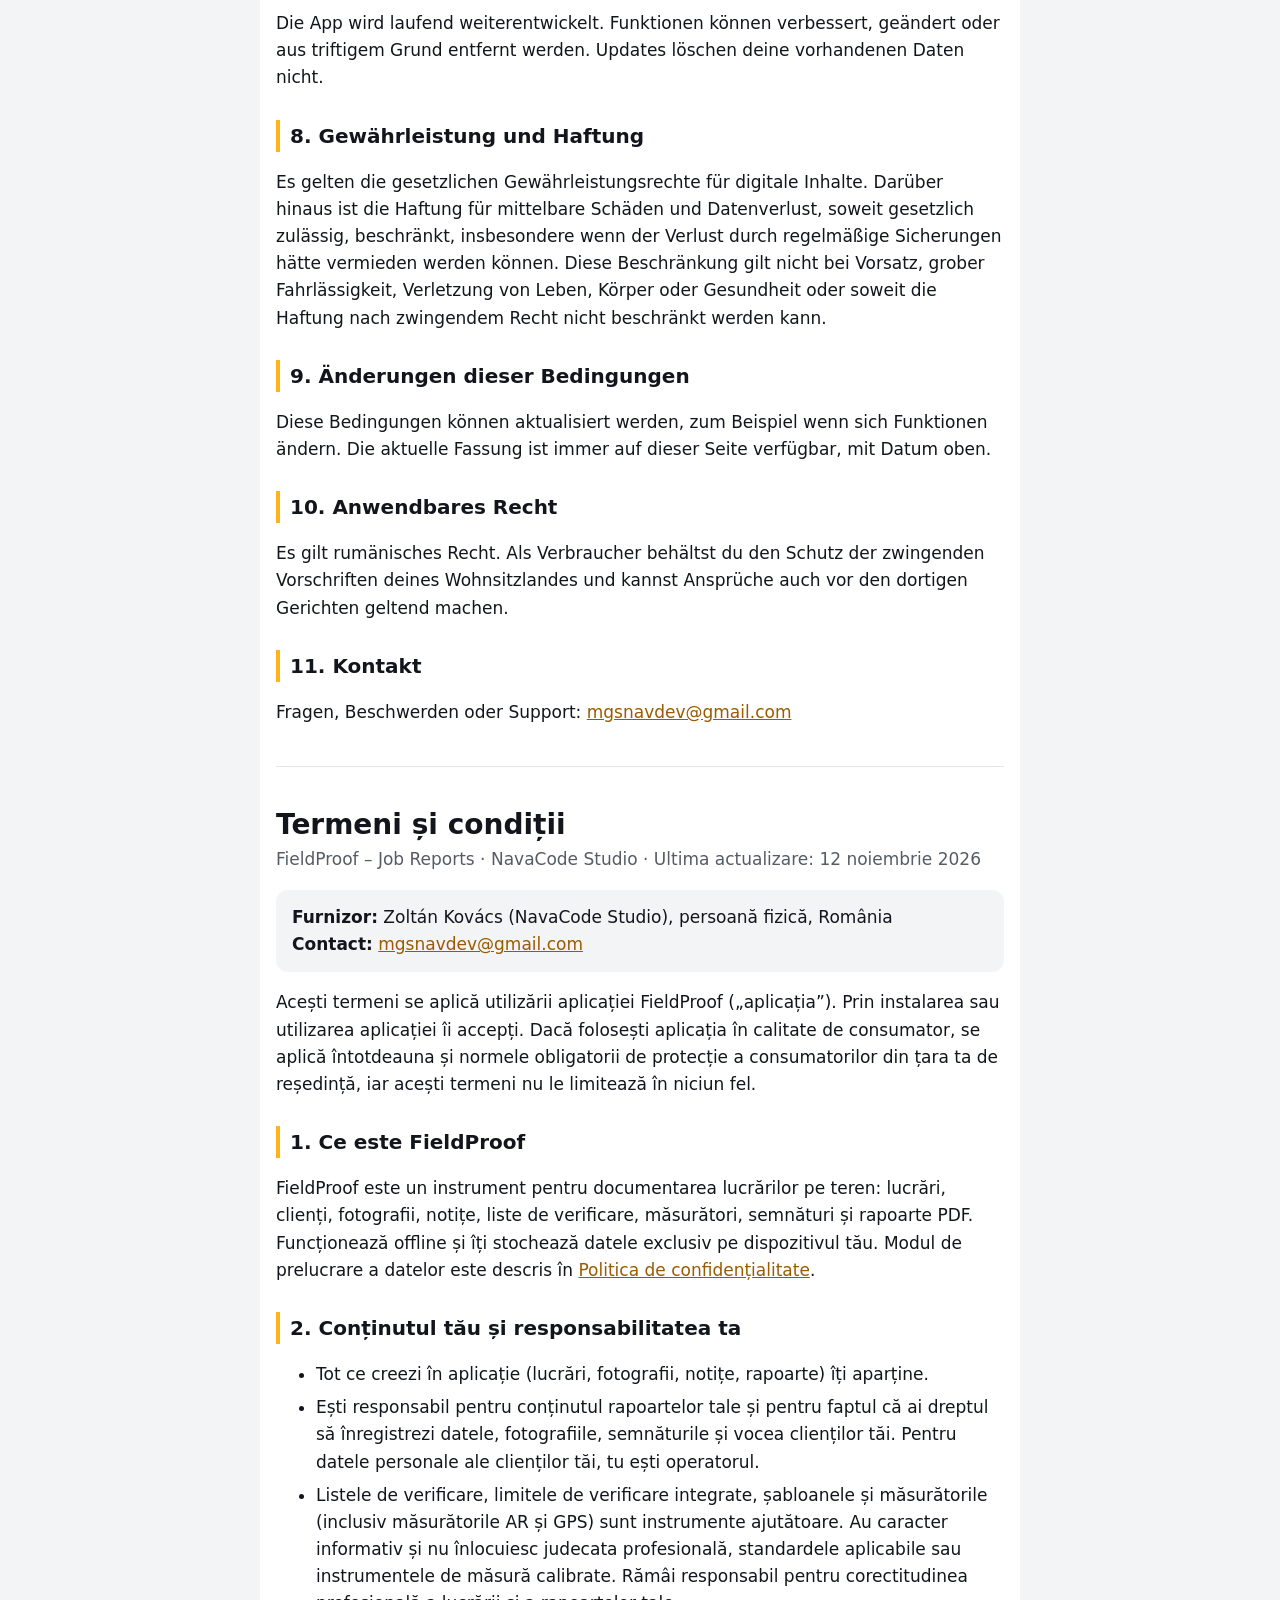
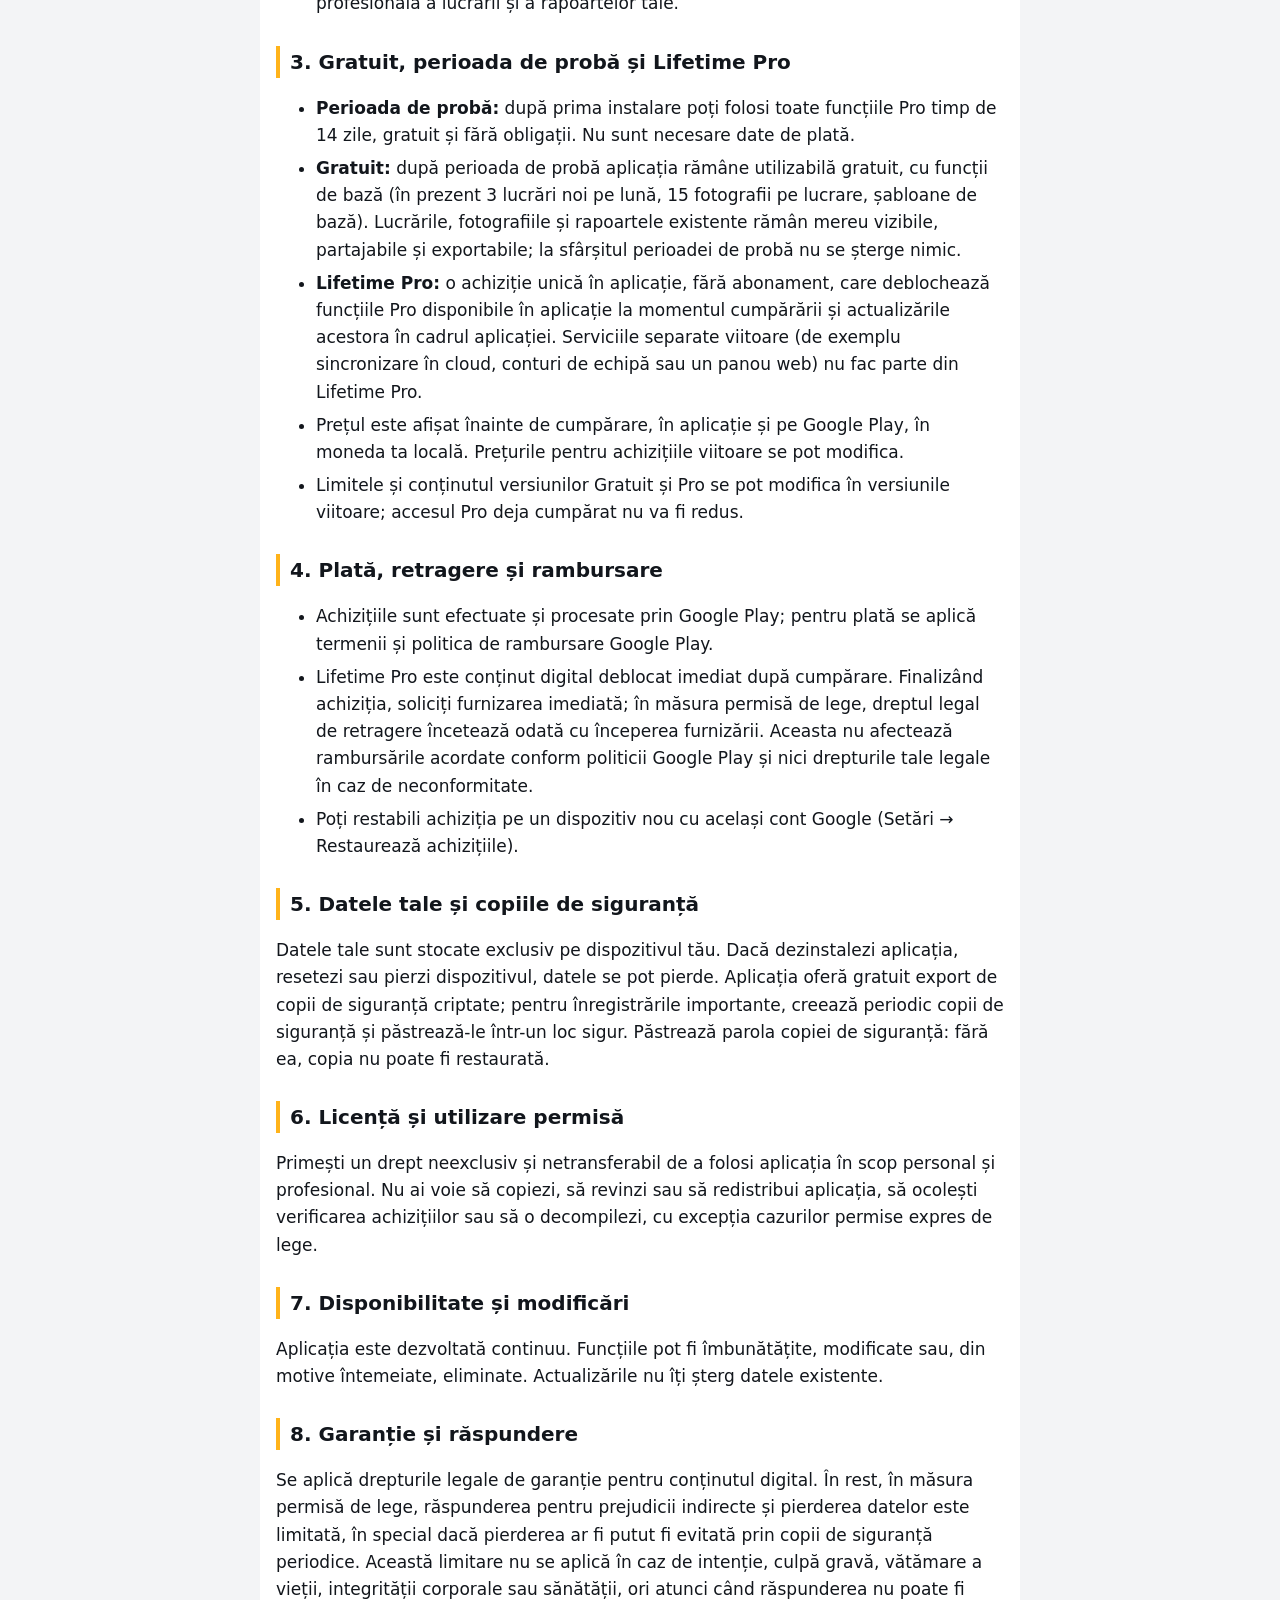
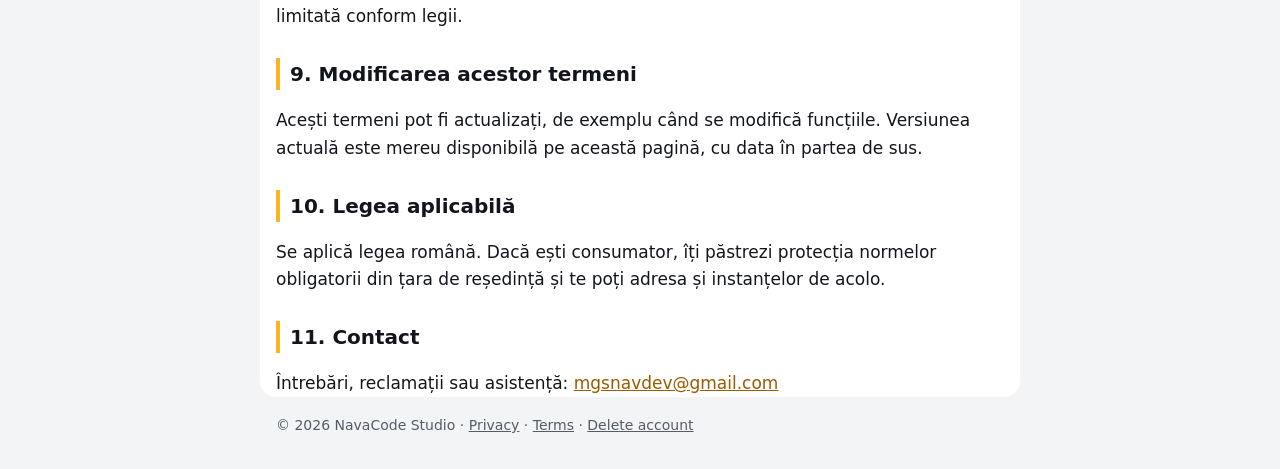
<file: terms.html>
<!doctype html>
<html lang="en">
<head>
<meta charset="utf-8">
<meta name="viewport" content="width=device-width, initial-scale=1">
<title>FieldProof – Terms of Service</title>
<meta name="description" content="Terms of service of the FieldProof app by NavaCode Studio.">
<link rel="stylesheet" href="style.css">
</head>
<body>
<header class="top">
  <div class="wrap">
    <a class="brand" href="./"><span class="mark" aria-hidden="true"></span>FieldProof</a>
    <nav><a href="#en">English</a> · <a href="#hu">Magyar</a> · <a href="#de">Deutsch</a> · <a href="#ro">Română</a></nav>
  </div>
</header>
<main class="wrap">

<!-- ============================ ENGLISH ============================ -->
<section id="en" lang="en">
<h1>Terms of Service</h1>
<p class="meta">FieldProof – Job Reports · NavaCode Studio · Last updated: 12 November 2026</p>

<div class="box">
  <strong>Provider:</strong> Zoltán Kovács (NavaCode Studio), private individual, Romania<br>
  <strong>Contact:</strong> <a href="mailto:mgsnavdev@gmail.com">mgsnavdev@gmail.com</a>
</div>

<p>These terms apply to your use of the FieldProof app (“the app”). By installing or using the app you accept them. If you use the app as a consumer, the mandatory consumer protection rules of your country of residence always apply in addition, and nothing in these terms limits them.</p>

<h2>1. What FieldProof is</h2>
<p>FieldProof is a tool for documenting field work: jobs, customers, photos, notes, checklists, measurements, signatures and PDF reports. It works offline and stores your data only on your device. How data is handled is described in the <a href="privacy.html">Privacy Policy</a>.</p>

<h2>2. Your content and your responsibility</h2>
<ul>
  <li>Everything you create in the app (jobs, photos, notes, reports) belongs to you.</li>
  <li>You are responsible for the content of your reports and for having the right to record your customers' data, photos, signatures and voice. For your customers' personal data you are the controller.</li>
  <li>Checklists, built-in check limits, templates and measurements (including AR and GPS measurements) are aids. They are informative and do not replace professional judgement, applicable standards or calibrated instruments. You remain responsible for the professional correctness of your work and your reports.</li>
</ul>

<h2>3. Free, trial and Lifetime Pro</h2>
<ul>
  <li><strong>Trial:</strong> after the first installation you can use all Pro features for 14 days, free of charge and without obligation. No payment details are needed.</li>
  <li><strong>Free:</strong> after the trial the app stays usable for free with basic features (currently 3 new jobs per month, 15 photos per job, basic templates). Existing jobs, photos and reports always remain viewable, shareable and exportable; nothing is deleted when the trial ends.</li>
  <li><strong>Lifetime Pro:</strong> a one-time, non-subscription in-app purchase that unlocks the Pro features of the app available at the time of purchase and their updates within the app. Separate future services (for example cloud sync, team accounts or a web dashboard) are not part of Lifetime Pro.</li>
  <li>The price is shown in the app and on Google Play in your local currency before you buy. Prices may change for future purchases.</li>
  <li>The limits and the scope of Free and Pro may change in future versions; already purchased Pro access will not be reduced.</li>
</ul>

<h2>4. Payment, withdrawal and refunds</h2>
<ul>
  <li>Purchases are made and processed by Google Play; Google Play's terms and refund policy apply to the payment.</li>
  <li>Lifetime Pro is digital content that is unlocked immediately after purchase. By completing the purchase you request immediate delivery; where the law allows, the statutory right of withdrawal ends once delivery has begun. This does not affect refunds granted under Google Play's refund policy or your statutory rights in case of defects.</li>
  <li>You can restore your purchase on a new device with the same Google account (Settings → Restore Purchases).</li>
</ul>

<h2>5. Your data and backups</h2>
<p>Your data is stored only on your device. If you uninstall the app, reset or lose the device, the data may be lost. The app offers an encrypted backup export (free); for important records, create backups regularly and keep them in a safe place. Keep your backup password safe: without it a backup cannot be restored.</p>

<h2>6. Licence and acceptable use</h2>
<p>You receive a non-exclusive, non-transferable right to use the app for personal and professional purposes. You may not copy, resell or redistribute the app, circumvent its purchase checks, or decompile it except where the law expressly allows it.</p>

<h2>7. Availability and changes</h2>
<p>The app is developed continuously. Features may be improved, changed or, for good reason, removed. Updates will not delete your existing data.</p>

<h2>8. Warranty and liability</h2>
<p>The statutory warranty rights for digital content apply. Beyond that, and to the extent permitted by law, liability for indirect damage and loss of data is limited, in particular where the loss could have been avoided by regular backups. This limitation does not apply to intent, gross negligence, injury to life, body or health, or where liability cannot be limited under mandatory law.</p>

<h2>9. Changes to these terms</h2>
<p>These terms may be updated, for example when features change. The current version is always available on this page, with its date at the top.</p>

<h2>10. Applicable law</h2>
<p>Romanian law applies. If you are a consumer, you keep the protection of the mandatory rules of the country where you live, and you may bring claims before the courts there.</p>

<h2>11. Contact</h2>
<p>Questions, complaints or support: <a href="mailto:mgsnavdev@gmail.com">mgsnavdev@gmail.com</a></p>
</section>

<hr>

<!-- ============================ MAGYAR ============================ -->
<section id="hu" lang="hu">
<h1>Általános Szerződési Feltételek</h1>
<p class="meta">FieldProof – Job Reports · NavaCode Studio · Utolsó frissítés: 2026. november 12.</p>

<div class="box">
  <strong>Szolgáltató:</strong> Zoltán Kovács (NavaCode Studio), magánszemély, Románia<br>
  <strong>Kapcsolat:</strong> <a href="mailto:mgsnavdev@gmail.com">mgsnavdev@gmail.com</a>
</div>

<p>Ezek a feltételek a FieldProof alkalmazás („az alkalmazás”) használatára vonatkoznak. Az alkalmazás telepítésével vagy használatával elfogadod őket. Ha fogyasztóként használod az alkalmazást, a lakóhelyed szerinti ország kötelező fogyasztóvédelmi szabályai minden esetben érvényesek, és ezeket a feltételek semmiben nem korlátozzák.</p>

<h2>1. Mi a FieldProof</h2>
<p>A FieldProof a terepi munka dokumentálására szolgáló eszköz: munkák, ügyfelek, fotók, jegyzetek, ellenőrzőlisták, mérések, aláírások és PDF-jelentések. Internet nélkül is működik, és az adataidat kizárólag az eszközödön tárolja. Az adatkezelést az <a href="privacy.html#hu">Adatvédelmi tájékoztató</a> írja le.</p>

<h2>2. A tartalmad és a felelősséged</h2>
<ul>
  <li>Minden, amit az alkalmazásban létrehozol (munkák, fotók, jegyzetek, jelentések), a tiéd.</li>
  <li>Te felelsz a jelentéseid tartalmáért, és azért, hogy jogosult vagy rögzíteni az ügyfeleid adatait, fotóit, aláírását és hangját. Az ügyfeleid személyes adatai tekintetében te vagy az adatkezelő.</li>
  <li>Az ellenőrzőlisták, a beépített ellenőrzési határértékek, a sablonok és a mérések (az AR- és GPS-mérést is beleértve) segédeszközök. Tájékoztató jellegűek, és nem helyettesítik a szakmai mérlegelést, a vonatkozó szabványokat vagy a kalibrált mérőeszközöket. A munkád és a jelentéseid szakmai helyességéért te felelsz.</li>
</ul>

<h2>3. Ingyenes verzió, próbaidő és Lifetime Pro</h2>
<ul>
  <li><strong>Próbaidő:</strong> az első telepítés után 14 napig minden Pro funkciót ingyen és kötelezettség nélkül használhatsz. Fizetési adatokra nincs szükség.</li>
  <li><strong>Ingyenes verzió:</strong> a próbaidő után az alkalmazás alapfunkciókkal ingyenesen használható marad (jelenleg havi 3 új munka, munkánként 15 fotó, alap sablonok). A meglévő munkák, fotók és jelentések mindig megtekinthetők, megoszthatók és exportálhatók; a próbaidő lejártakor semmi sem törlődik.</li>
  <li><strong>Lifetime Pro:</strong> egyszeri, nem előfizetéses alkalmazáson belüli vásárlás, amely feloldja az alkalmazás vásárláskor elérhető Pro funkcióit és azok alkalmazáson belüli frissítéseit. A jövőbeli különálló szolgáltatások (például felhőszinkron, csapatfiókok vagy webes felület) nem részei a Lifetime Pro-nak.</li>
  <li>Az árat vásárlás előtt az alkalmazás és a Google Play a helyi pénznemedben mutatja. Az árak a jövőbeli vásárlásoknál változhatnak.</li>
  <li>Az ingyenes és a Pro verzió korlátai és tartalma a későbbi verziókban változhatnak; a már megvásárolt Pro hozzáférés nem csökken.</li>
</ul>

<h2>4. Fizetés, elállás és visszatérítés</h2>
<ul>
  <li>A vásárlást a Google Play bonyolítja; a fizetésre a Google Play feltételei és visszatérítési szabályai vonatkoznak.</li>
  <li>A Lifetime Pro digitális tartalom, amely a vásárlás után azonnal feloldódik. A vásárlás befejezésével kéred az azonnali teljesítést; ahol a jogszabály ezt lehetővé teszi, a törvényes elállási jog a teljesítés megkezdésével megszűnik. Ez nem érinti a Google Play visszatérítési szabályai szerinti visszatérítést, sem a hibás teljesítés esetén fennálló törvényes jogaidat.</li>
  <li>A vásárlásodat új eszközön ugyanazzal a Google-fiókkal visszaállíthatod (Beállítások → Vásárlások visszaállítása).</li>
</ul>

<h2>5. Az adataid és a mentések</h2>
<p>Az adataid kizárólag az eszközödön tárolódnak. Ha eltávolítod az alkalmazást, visszaállítod vagy elveszíted az eszközt, az adatok elveszhetnek. Az alkalmazás ingyenes, titkosított mentésexportot kínál; a fontos adatokról rendszeresen készíts mentést, és tárold biztonságos helyen. A mentés jelszavát őrizd meg: nélküle a mentés nem állítható vissza.</p>

<h2>6. Felhasználási jog</h2>
<p>Nem kizárólagos, át nem ruházható jogot kapsz az alkalmazás magán- és szakmai célú használatára. Az alkalmazást nem másolhatod, nem értékesítheted tovább és nem terjesztheted, nem kerülheted meg a vásárlás-ellenőrzést, és nem fejtheted vissza, kivéve ha ezt jogszabály kifejezetten megengedi.</p>

<h2>7. Elérhetőség és változások</h2>
<p>Az alkalmazás folyamatosan fejlődik. A funkciók javulhatnak, változhatnak, vagy alapos okkal megszűnhetnek. A frissítések nem törlik a meglévő adataidat.</p>

<h2>8. Szavatosság és felelősség</h2>
<p>A digitális tartalomra vonatkozó törvényes szavatossági jogok érvényesek. Ezen túl, a jogszabályok által megengedett mértékben, a közvetett károkért és az adatvesztésért való felelősség korlátozott, különösen ha a veszteség rendszeres mentéssel elkerülhető lett volna. Ez a korlátozás nem vonatkozik a szándékos vagy súlyosan gondatlan károkozásra, az életet, testi épséget vagy egészséget ért sérelemre, sem arra az esetre, amikor a felelősség kötelező jogszabály alapján nem korlátozható.</p>

<h2>9. A feltételek módosítása</h2>
<p>Ezek a feltételek frissülhetnek, például ha a funkciók változnak. Az aktuális változat mindig ezen az oldalon érhető el, a tetején a dátummal.</p>

<h2>10. Irányadó jog</h2>
<p>A román jog az irányadó. Ha fogyasztó vagy, megmarad a lakóhelyed szerinti ország kötelező szabályainak védelme, és az ottani bíróságokhoz is fordulhatsz.</p>

<h2>11. Kapcsolat</h2>
<p>Kérdés, panasz vagy támogatás: <a href="mailto:mgsnavdev@gmail.com">mgsnavdev@gmail.com</a></p>
</section>

<hr>

<!-- ============================ DEUTSCH ============================ -->
<section id="de" lang="de">
<h1>Nutzungsbedingungen</h1>
<p class="meta">FieldProof – Job Reports · NavaCode Studio · Stand: 12. November 2026</p>

<div class="box">
  <strong>Anbieter:</strong> Zoltán Kovács (NavaCode Studio), Privatperson, Rumänien<br>
  <strong>Kontakt:</strong> <a href="mailto:mgsnavdev@gmail.com">mgsnavdev@gmail.com</a>
</div>

<p>Diese Bedingungen gelten für die Nutzung der App FieldProof („die App“). Mit der Installation oder Nutzung der App akzeptierst du sie. Nutzt du die App als Verbraucher, gelten zusätzlich immer die zwingenden Verbraucherschutzvorschriften deines Wohnsitzlandes; diese Bedingungen schränken sie in keiner Weise ein.</p>

<h2>1. Was FieldProof ist</h2>
<p>FieldProof ist ein Werkzeug zur Dokumentation von Arbeiten im Außendienst: Aufträge, Kunden, Fotos, Notizen, Checklisten, Messwerte, Unterschriften und PDF-Berichte. Die App funktioniert offline und speichert deine Daten ausschließlich auf deinem Gerät. Der Umgang mit Daten ist in der <a href="privacy.html">Datenschutzerklärung</a> beschrieben.</p>

<h2>2. Deine Inhalte und deine Verantwortung</h2>
<ul>
  <li>Alles, was du in der App erstellst (Aufträge, Fotos, Notizen, Berichte), gehört dir.</li>
  <li>Du bist für den Inhalt deiner Berichte verantwortlich und dafür, dass du die Daten, Fotos, Unterschriften und Sprachaufnahmen deiner Kunden erfassen darfst. Für die personenbezogenen Daten deiner Kunden bist du der Verantwortliche.</li>
  <li>Checklisten, integrierte Prüfgrenzwerte, Vorlagen und Messungen (einschließlich AR- und GPS-Messungen) sind Hilfsmittel. Sie dienen der Information und ersetzen weder fachliches Urteil noch geltende Normen oder kalibrierte Messgeräte. Für die fachliche Richtigkeit deiner Arbeit und deiner Berichte bleibst du verantwortlich.</li>
</ul>

<h2>3. Kostenlos, Testphase und Lifetime Pro</h2>
<ul>
  <li><strong>Testphase:</strong> Nach der ersten Installation kannst du 14 Tage lang alle Pro-Funktionen kostenlos und unverbindlich nutzen. Zahlungsdaten sind nicht erforderlich.</li>
  <li><strong>Kostenlos:</strong> Nach der Testphase bleibt die App mit Grundfunktionen kostenlos nutzbar (derzeit 3 neue Aufträge pro Monat, 15 Fotos pro Auftrag, Basisvorlagen). Bestehende Aufträge, Fotos und Berichte bleiben jederzeit einsehbar, teilbar und exportierbar; nach Ende der Testphase wird nichts gelöscht.</li>
  <li><strong>Lifetime Pro:</strong> ein einmaliger In-App-Kauf ohne Abonnement, der die zum Kaufzeitpunkt verfügbaren Pro-Funktionen der App und deren Updates innerhalb der App freischaltet. Separate künftige Dienste (zum Beispiel Cloud-Synchronisierung, Team-Konten oder ein Web-Dashboard) sind nicht Teil von Lifetime Pro.</li>
  <li>Der Preis wird vor dem Kauf in der App und bei Google Play in deiner Landeswährung angezeigt. Preise für künftige Käufe können sich ändern.</li>
  <li>Grenzen und Umfang von Kostenlos und Pro können sich in künftigen Versionen ändern; ein bereits gekaufter Pro-Zugang wird nicht eingeschränkt.</li>
</ul>

<h2>4. Zahlung, Widerruf und Erstattung</h2>
<ul>
  <li>Käufe werden über Google Play abgewickelt; für die Zahlung gelten die Bedingungen und Erstattungsrichtlinien von Google Play.</li>
  <li>Lifetime Pro ist ein digitaler Inhalt, der unmittelbar nach dem Kauf freigeschaltet wird. Mit Abschluss des Kaufs verlangst du die sofortige Bereitstellung; soweit gesetzlich zulässig, erlischt das gesetzliche Widerrufsrecht mit Beginn der Bereitstellung. Erstattungen nach den Richtlinien von Google Play sowie deine gesetzlichen Gewährleistungsrechte bleiben unberührt.</li>
  <li>Auf einem neuen Gerät kannst du deinen Kauf mit demselben Google-Konto wiederherstellen (Einstellungen → Käufe wiederherstellen).</li>
</ul>

<h2>5. Deine Daten und Sicherungen</h2>
<p>Deine Daten werden ausschließlich auf deinem Gerät gespeichert. Wenn du die App deinstallierst, das Gerät zurücksetzt oder verlierst, können die Daten verloren gehen. Die App bietet einen kostenlosen, verschlüsselten Sicherungsexport; erstelle für wichtige Unterlagen regelmäßig Sicherungen und bewahre sie an einem sicheren Ort auf. Bewahre dein Sicherungspasswort gut auf: Ohne es kann eine Sicherung nicht wiederhergestellt werden.</p>

<h2>6. Nutzungsrecht</h2>
<p>Du erhältst ein nicht ausschließliches, nicht übertragbares Recht, die App privat und beruflich zu nutzen. Du darfst die App nicht kopieren, weiterverkaufen oder weiterverbreiten, ihre Kaufprüfung nicht umgehen und sie nicht dekompilieren, soweit dies nicht gesetzlich ausdrücklich erlaubt ist.</p>

<h2>7. Verfügbarkeit und Änderungen</h2>
<p>Die App wird laufend weiterentwickelt. Funktionen können verbessert, geändert oder aus triftigem Grund entfernt werden. Updates löschen deine vorhandenen Daten nicht.</p>

<h2>8. Gewährleistung und Haftung</h2>
<p>Es gelten die gesetzlichen Gewährleistungsrechte für digitale Inhalte. Darüber hinaus ist die Haftung für mittelbare Schäden und Datenverlust, soweit gesetzlich zulässig, beschränkt, insbesondere wenn der Verlust durch regelmäßige Sicherungen hätte vermieden werden können. Diese Beschränkung gilt nicht bei Vorsatz, grober Fahrlässigkeit, Verletzung von Leben, Körper oder Gesundheit oder soweit die Haftung nach zwingendem Recht nicht beschränkt werden kann.</p>

<h2>9. Änderungen dieser Bedingungen</h2>
<p>Diese Bedingungen können aktualisiert werden, zum Beispiel wenn sich Funktionen ändern. Die aktuelle Fassung ist immer auf dieser Seite verfügbar, mit Datum oben.</p>

<h2>10. Anwendbares Recht</h2>
<p>Es gilt rumänisches Recht. Als Verbraucher behältst du den Schutz der zwingenden Vorschriften deines Wohnsitzlandes und kannst Ansprüche auch vor den dortigen Gerichten geltend machen.</p>

<h2>11. Kontakt</h2>
<p>Fragen, Beschwerden oder Support: <a href="mailto:mgsnavdev@gmail.com">mgsnavdev@gmail.com</a></p>
</section>

<hr>

<!-- ============================ ROMÂNĂ ============================ -->
<section id="ro" lang="ro">
<h1>Termeni și condiții</h1>
<p class="meta">FieldProof – Job Reports · NavaCode Studio · Ultima actualizare: 12 noiembrie 2026</p>

<div class="box">
  <strong>Furnizor:</strong> Zoltán Kovács (NavaCode Studio), persoană fizică, România<br>
  <strong>Contact:</strong> <a href="mailto:mgsnavdev@gmail.com">mgsnavdev@gmail.com</a>
</div>

<p>Acești termeni se aplică utilizării aplicației FieldProof („aplicația”). Prin instalarea sau utilizarea aplicației îi accepți. Dacă folosești aplicația în calitate de consumator, se aplică întotdeauna și normele obligatorii de protecție a consumatorilor din țara ta de reședință, iar acești termeni nu le limitează în niciun fel.</p>

<h2>1. Ce este FieldProof</h2>
<p>FieldProof este un instrument pentru documentarea lucrărilor pe teren: lucrări, clienți, fotografii, notițe, liste de verificare, măsurători, semnături și rapoarte PDF. Funcționează offline și îți stochează datele exclusiv pe dispozitivul tău. Modul de prelucrare a datelor este descris în <a href="privacy.html">Politica de confidențialitate</a>.</p>

<h2>2. Conținutul tău și responsabilitatea ta</h2>
<ul>
  <li>Tot ce creezi în aplicație (lucrări, fotografii, notițe, rapoarte) îți aparține.</li>
  <li>Ești responsabil pentru conținutul rapoartelor tale și pentru faptul că ai dreptul să înregistrezi datele, fotografiile, semnăturile și vocea clienților tăi. Pentru datele personale ale clienților tăi, tu ești operatorul.</li>
  <li>Listele de verificare, limitele de verificare integrate, șabloanele și măsurătorile (inclusiv măsurătorile AR și GPS) sunt instrumente ajutătoare. Au caracter informativ și nu înlocuiesc judecata profesională, standardele aplicabile sau instrumentele de măsură calibrate. Rămâi responsabil pentru corectitudinea profesională a lucrării și a rapoartelor tale.</li>
</ul>

<h2>3. Gratuit, perioada de probă și Lifetime Pro</h2>
<ul>
  <li><strong>Perioada de probă:</strong> după prima instalare poți folosi toate funcțiile Pro timp de 14 zile, gratuit și fără obligații. Nu sunt necesare date de plată.</li>
  <li><strong>Gratuit:</strong> după perioada de probă aplicația rămâne utilizabilă gratuit, cu funcții de bază (în prezent 3 lucrări noi pe lună, 15 fotografii pe lucrare, șabloane de bază). Lucrările, fotografiile și rapoartele existente rămân mereu vizibile, partajabile și exportabile; la sfârșitul perioadei de probă nu se șterge nimic.</li>
  <li><strong>Lifetime Pro:</strong> o achiziție unică în aplicație, fără abonament, care deblochează funcțiile Pro disponibile în aplicație la momentul cumpărării și actualizările acestora în cadrul aplicației. Serviciile separate viitoare (de exemplu sincronizare în cloud, conturi de echipă sau un panou web) nu fac parte din Lifetime Pro.</li>
  <li>Prețul este afișat înainte de cumpărare, în aplicație și pe Google Play, în moneda ta locală. Prețurile pentru achizițiile viitoare se pot modifica.</li>
  <li>Limitele și conținutul versiunilor Gratuit și Pro se pot modifica în versiunile viitoare; accesul Pro deja cumpărat nu va fi redus.</li>
</ul>

<h2>4. Plată, retragere și rambursare</h2>
<ul>
  <li>Achizițiile sunt efectuate și procesate prin Google Play; pentru plată se aplică termenii și politica de rambursare Google Play.</li>
  <li>Lifetime Pro este conținut digital deblocat imediat după cumpărare. Finalizând achiziția, soliciți furnizarea imediată; în măsura permisă de lege, dreptul legal de retragere încetează odată cu începerea furnizării. Aceasta nu afectează rambursările acordate conform politicii Google Play și nici drepturile tale legale în caz de neconformitate.</li>
  <li>Poți restabili achiziția pe un dispozitiv nou cu același cont Google (Setări → Restaurează achizițiile).</li>
</ul>

<h2>5. Datele tale și copiile de siguranță</h2>
<p>Datele tale sunt stocate exclusiv pe dispozitivul tău. Dacă dezinstalezi aplicația, resetezi sau pierzi dispozitivul, datele se pot pierde. Aplicația oferă gratuit export de copii de siguranță criptate; pentru înregistrările importante, creează periodic copii de siguranță și păstrează-le într-un loc sigur. Păstrează parola copiei de siguranță: fără ea, copia nu poate fi restaurată.</p>

<h2>6. Licență și utilizare permisă</h2>
<p>Primești un drept neexclusiv și netransferabil de a folosi aplicația în scop personal și profesional. Nu ai voie să copiezi, să revinzi sau să redistribui aplicația, să ocolești verificarea achizițiilor sau să o decompilezi, cu excepția cazurilor permise expres de lege.</p>

<h2>7. Disponibilitate și modificări</h2>
<p>Aplicația este dezvoltată continuu. Funcțiile pot fi îmbunătățite, modificate sau, din motive întemeiate, eliminate. Actualizările nu îți șterg datele existente.</p>

<h2>8. Garanție și răspundere</h2>
<p>Se aplică drepturile legale de garanție pentru conținutul digital. În rest, în măsura permisă de lege, răspunderea pentru prejudicii indirecte și pierderea datelor este limitată, în special dacă pierderea ar fi putut fi evitată prin copii de siguranță periodice. Această limitare nu se aplică în caz de intenție, culpă gravă, vătămare a vieții, integrității corporale sau sănătății, ori atunci când răspunderea nu poate fi limitată conform legii.</p>

<h2>9. Modificarea acestor termeni</h2>
<p>Acești termeni pot fi actualizați, de exemplu când se modifică funcțiile. Versiunea actuală este mereu disponibilă pe această pagină, cu data în partea de sus.</p>

<h2>10. Legea aplicabilă</h2>
<p>Se aplică legea română. Dacă ești consumator, îți păstrezi protecția normelor obligatorii din țara de reședință și te poți adresa și instanțelor de acolo.</p>

<h2>11. Contact</h2>
<p>Întrebări, reclamații sau asistență: <a href="mailto:mgsnavdev@gmail.com">mgsnavdev@gmail.com</a></p>
</section>

</main>
<footer class="wrap foot">© 2026 NavaCode Studio · <a href="privacy.html">Privacy</a> · <a href="terms.html">Terms</a> · <a href="delete-account.html">Delete account</a></footer>
</body>
</html>
</file>
<file: style.css>
:root {
  --bg: #f3f4f6;
  --card: #ffffff;
  --ink: #12161c;
  --muted: #555c66;
  --amber: #ffb31a;
  --line: #e2e5ea;
  --link: #9a5b00;
}
@media (prefers-color-scheme: dark) {
  :root {
    --bg: #12161c;
    --card: #1c222b;
    --ink: #eef0f3;
    --muted: #a8b0ba;
    --line: #2c333d;
    --link: #ffb31a;
  }
}
* { box-sizing: border-box; }
body {
  margin: 0;
  background: var(--bg);
  color: var(--ink);
  font: 17px/1.6 system-ui, -apple-system, "Segoe UI", Roboto, sans-serif;
}
.wrap { max-width: 760px; margin: 0 auto; padding: 0 16px; }
.top { background: #12161c; color: #fff; }
.top .wrap { display: flex; align-items: center; justify-content: space-between; min-height: 60px; gap: 12px; flex-wrap: wrap; }
.brand { color: #fff; text-decoration: none; font-weight: 700; font-size: 20px; display: flex; align-items: center; gap: 10px; }
.mark { width: 28px; height: 28px; border-radius: 7px; background: var(--amber); display: inline-block; }
.top nav a { color: var(--amber); text-decoration: none; }
main { background: var(--card); margin-top: 24px; margin-bottom: 24px; padding-top: 8px; padding-bottom: 24px; border-radius: 16px; }
h1 { font-size: 28px; line-height: 1.25; margin: 24px 0 4px; }
h2 { font-size: 20px; margin: 28px 0 8px; padding-left: 10px; border-left: 4px solid var(--amber); }
.meta { color: var(--muted); margin-top: 0; }
.box { background: var(--bg); border-radius: 12px; padding: 14px 16px; margin: 16px 0; }
a { color: var(--link); }
hr { border: 0; border-top: 1px solid var(--line); margin: 40px 0; }
li { margin: 6px 0; }
code { background: var(--bg); padding: 1px 5px; border-radius: 4px; }
.foot { color: var(--muted); font-size: 14px; padding-bottom: 32px; }
.foot a { color: var(--muted); }
</file>
